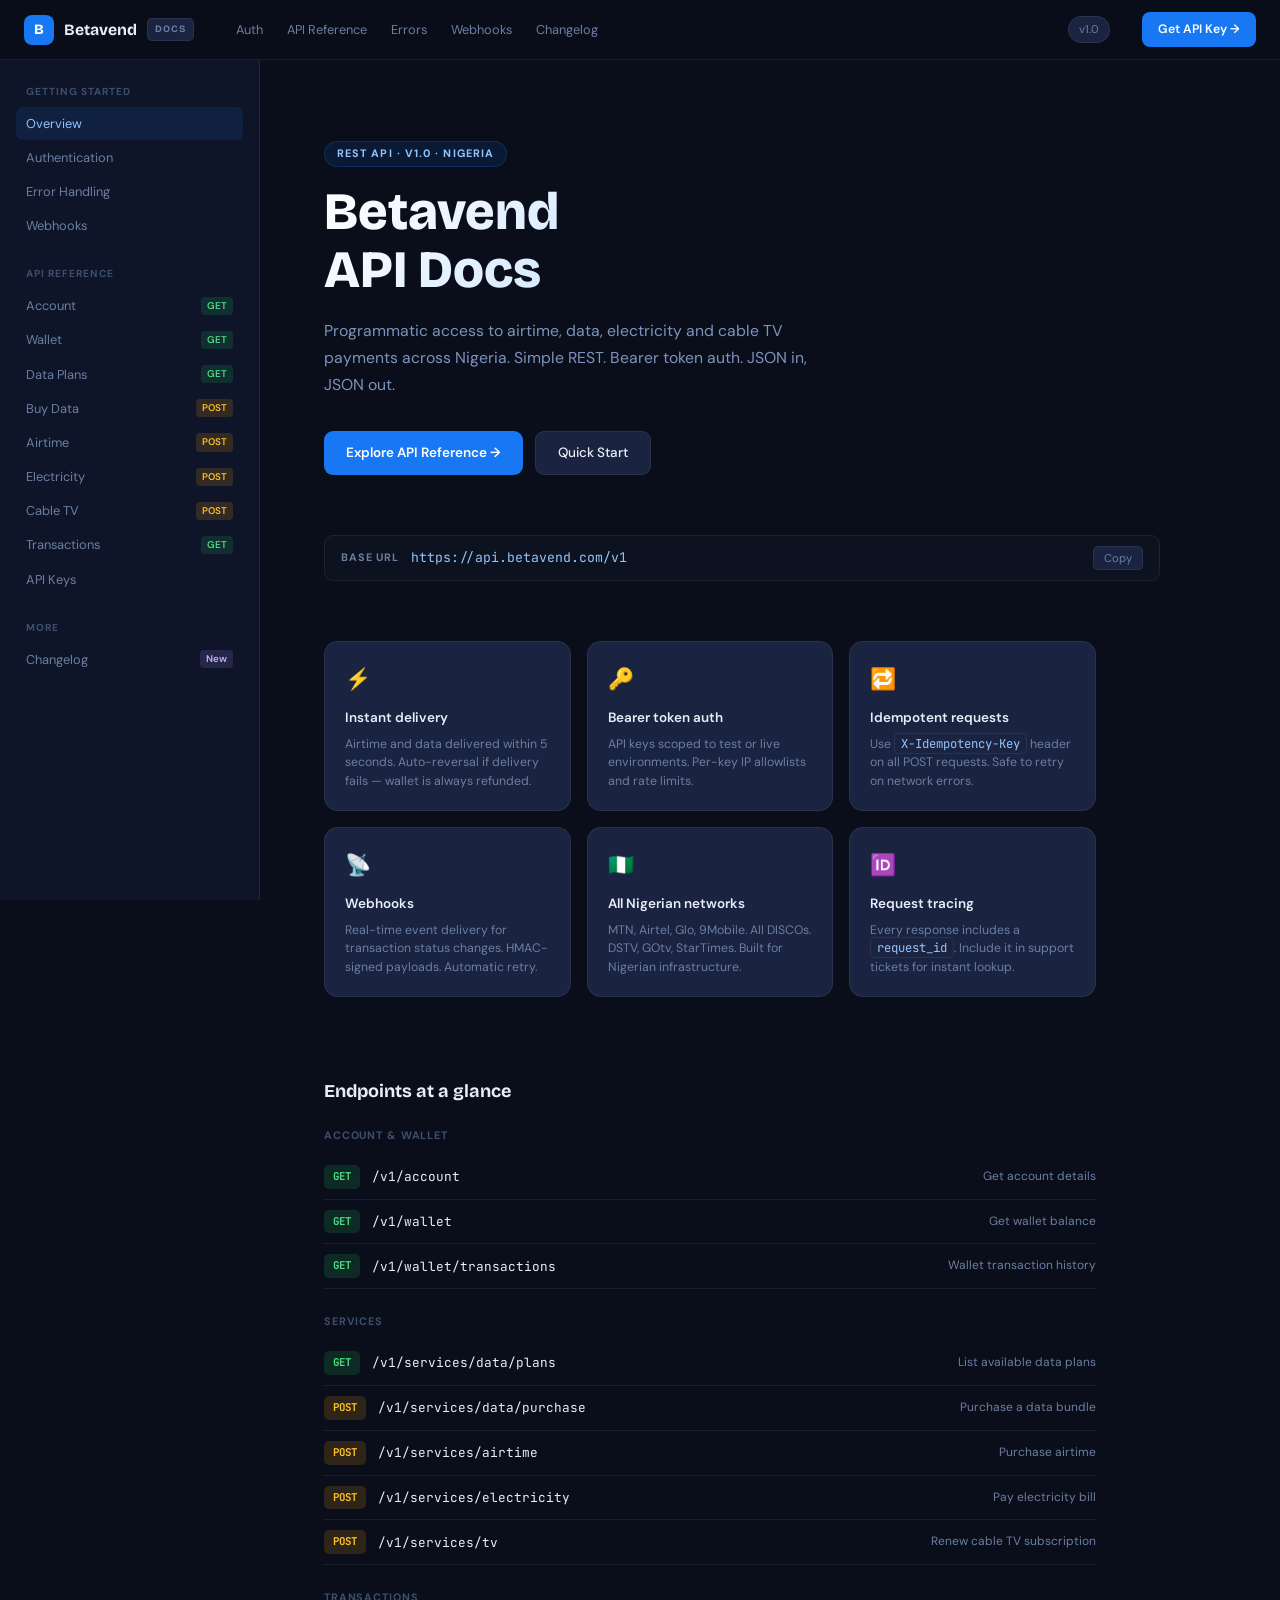
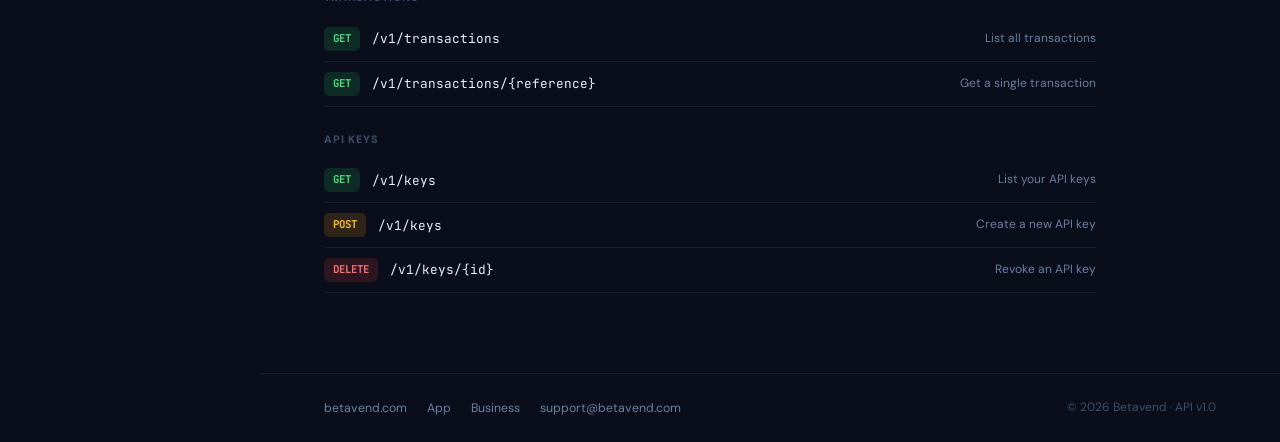
<file: index.html>
<!DOCTYPE html>
<html lang="en">
<head>
  <meta charset="UTF-8">
  <meta name="viewport" content="width=device-width, initial-scale=1.0">
  <title>Betavend API Documentation</title>
  <meta name="description" content="Complete API documentation for Betavend — airtime, data, electricity and cable TV payments API for Nigeria.">
  <link rel="preconnect" href="https://fonts.googleapis.com">
  <link href="https://fonts.googleapis.com/css2?family=Bricolage+Grotesque:wght@600;700;800&family=DM+Sans:wght@300;400;500&family=JetBrains+Mono:wght@400;500&display=swap" rel="stylesheet">
  <link rel="stylesheet" href="style.css">
  <style>
    .home-sidebar { position: fixed; top: var(--nav-h); left: 0; width: var(--sidebar-w); height: calc(100vh - var(--nav-h)); overflow-y: auto; border-right: 1px solid var(--border); padding: 24px 16px; background: var(--bg2); }
    .quickstart-box { background: var(--surface); border: 1px solid var(--border); border-radius: 14px; padding: 28px; margin: 0 64px 40px; max-width: 836px; margin-left: calc(var(--sidebar-w) + 64px); }
    @media(max-width:900px){ .quickstart-box { margin: 0 20px 40px; } .home-sidebar { display: none; } }
    .quickstart-box h2 { font-family: 'Bricolage Grotesque', sans-serif; font-size: 1.1rem; font-weight: 700; margin-bottom: 16px; color: var(--text); border: none; padding: 0; margin-top: 0; }
    .steps { list-style: none; margin: 0; counter-reset: steps; }
    .steps li { counter-increment: steps; display: flex; gap: 14px; margin-bottom: 14px; align-items: flex-start; font-size: 0.9rem; color: #94a3b8; }
    .steps li::before { content: counter(steps); display: flex; align-items: center; justify-content: center; width: 24px; height: 24px; background: var(--primary-l); border: 1px solid rgba(24,119,242,0.3); border-radius: 50%; font-size: 0.72rem; font-weight: 700; color: #93c5fd; flex-shrink: 0; margin-top: 1px; }
    .base-url-bar { display: flex; align-items: center; gap: 12px; background: var(--code-bg); border: 1px solid var(--border); border-radius: 9px; padding: 10px 16px; margin: 0 64px 60px; max-width: 836px; margin-left: calc(var(--sidebar-w) + 64px); }
    @media(max-width:900px){ .base-url-bar { margin: 0 20px 40px; } }
    .base-url-label { font-size: 0.72rem; font-weight: 700; color: var(--muted); text-transform: uppercase; letter-spacing: 0.08em; flex-shrink: 0; }
    .base-url-value { font-family: 'JetBrains Mono', monospace; font-size: 0.88rem; color: #93c5fd; flex: 1; }
    .base-url-copy { background: var(--surface); border: 1px solid var(--border); color: var(--muted); font-size: 0.75rem; padding: 4px 10px; border-radius: 5px; cursor: pointer; font-family: 'DM Sans', sans-serif; transition: all 0.15s; }
    .base-url-copy:hover { color: var(--text); }
  </style>
</head>
<body>

<!-- NAV -->
<nav class="docs-nav">
  <a href="index.html" class="nav-brand">
    <div class="brand-icon">B</div>
    Betavend
    <span class="brand-tag">DOCS</span>
  </a>
  <div class="nav-links">
    <a href="authentication.html">Auth</a>
    <a href="api-reference.html">API Reference</a>
    <a href="errors.html">Errors</a>
    <a href="webhooks.html">Webhooks</a>
    <!-- <a href="pricing.html">Pricing</a> -->
    <a href="changelog.html">Changelog</a>
  </div>
  <span class="nav-version">v1.0</span>
  <a href="https://business.betavend.com" class="nav-cta" target="_blank">Get API Key →</a>
</nav>

<!-- SIDEBAR -->
<aside class="home-sidebar">
  <div class="sidebar-section">
    <div class="sidebar-section-title">Getting Started</div>
    <a href="index.html" class="sidebar-link active">Overview</a>
    <a href="authentication.html" class="sidebar-link">Authentication</a>
    <a href="errors.html" class="sidebar-link">Error Handling</a>
    <a href="webhooks.html" class="sidebar-link">Webhooks</a>
  </div>
  <div class="sidebar-section">
    <div class="sidebar-section-title">API Reference</div>
    <a href="api-reference.html#account" class="sidebar-link">Account <span class="sidebar-badge badge-get">GET</span></a>
    <a href="api-reference.html#wallet" class="sidebar-link">Wallet <span class="sidebar-badge badge-get">GET</span></a>
    <a href="api-reference.html#data" class="sidebar-link">Data Plans <span class="sidebar-badge badge-get">GET</span></a>
    <a href="api-reference.html#data-purchase" class="sidebar-link">Buy Data <span class="sidebar-badge badge-post">POST</span></a>
    <a href="api-reference.html#airtime" class="sidebar-link">Airtime <span class="sidebar-badge badge-post">POST</span></a>
    <a href="api-reference.html#electricity" class="sidebar-link">Electricity <span class="sidebar-badge badge-post">POST</span></a>
    <a href="api-reference.html#tv" class="sidebar-link">Cable TV <span class="sidebar-badge badge-post">POST</span></a>
    <a href="api-reference.html#transactions" class="sidebar-link">Transactions <span class="sidebar-badge badge-get">GET</span></a>
    <a href="api-reference.html#keys" class="sidebar-link">API Keys</a>
  </div>
  <div class="sidebar-section">
    <div class="sidebar-section-title">More</div>
    <!-- <a href="pricing.html" class="sidebar-link">Pricing</a> -->
    <a href="changelog.html" class="sidebar-link">Changelog <span class="sidebar-badge badge-new">New</span></a>
  </div>
</aside>

<!-- HERO -->
<section class="hero-section">
  <div class="page-tag">REST API · v1.0 · Nigeria</div>
  <h1>Betavend<br>API Docs</h1>
  <p class="lead" style="max-width:520px;">
    Programmatic access to airtime, data, electricity and cable TV payments across Nigeria.
    Simple REST. Bearer token auth. JSON in, JSON out.
  </p>
  <div class="hero-actions">
    <a href="api-reference.html" class="btn-primary">Explore API Reference →</a>
    <a href="authentication.html" class="btn-secondary">Quick Start</a>
  </div>
</section>

<!-- BASE URL -->
<div class="base-url-bar">
  <span class="base-url-label">Base URL</span>
  <span class="base-url-value">https://api.betavend.com/v1</span>
  <button class="base-url-copy" onclick="copyBaseUrl(this)">Copy</button>
</div>

<!-- FEATURES -->
<div class="feature-grid">
  <div class="feature-card">
    <div class="feature-icon">⚡</div>
    <h3>Instant delivery</h3>
    <p>Airtime and data delivered within 5 seconds. Auto-reversal if delivery fails — wallet is always refunded.</p>
  </div>
  <div class="feature-card">
    <div class="feature-icon">🔑</div>
    <h3>Bearer token auth</h3>
    <p>API keys scoped to test or live environments. Per-key IP allowlists and rate limits.</p>
  </div>
  <div class="feature-card">
    <div class="feature-icon">🔁</div>
    <h3>Idempotent requests</h3>
    <p>Use <code class="inline">X-Idempotency-Key</code> header on all POST requests. Safe to retry on network errors.</p>
  </div>
  <div class="feature-card">
    <div class="feature-icon">📡</div>
    <h3>Webhooks</h3>
    <p>Real-time event delivery for transaction status changes. HMAC-signed payloads. Automatic retry.</p>
  </div>
  <div class="feature-card">
    <div class="feature-icon">🇳🇬</div>
    <h3>All Nigerian networks</h3>
    <p>MTN, Airtel, Glo, 9Mobile. All DISCOs. DSTV, GOtv, StarTimes. Built for Nigerian infrastructure.</p>
  </div>
  <div class="feature-card">
    <div class="feature-icon">🆔</div>
    <h3>Request tracing</h3>
    <p>Every response includes a <code class="inline">request_id</code>. Include it in support tickets for instant lookup.</p>
  </div>
</div>

<!-- ENDPOINT OVERVIEW -->
<div class="endpoint-overview">
  <h2 style="font-family:'Bricolage Grotesque',sans-serif;font-size:1.2rem;font-weight:700;color:var(--text);margin-bottom:20px;">Endpoints at a glance</h2>

  <div style="margin-bottom:24px;">
    <div style="font-size:0.72rem;font-weight:700;text-transform:uppercase;letter-spacing:0.08em;color:var(--muted2);margin-bottom:10px;">Account & Wallet</div>
    <a href="api-reference.html#account" class="endpoint-row"><span class="method method-get">GET</span><span class="endpoint-row-path">/v1/account</span><span class="endpoint-row-desc">Get account details</span></a>
    <a href="api-reference.html#wallet" class="endpoint-row"><span class="method method-get">GET</span><span class="endpoint-row-path">/v1/wallet</span><span class="endpoint-row-desc">Get wallet balance</span></a>
    <a href="api-reference.html#wallet-tx" class="endpoint-row"><span class="method method-get">GET</span><span class="endpoint-row-path">/v1/wallet/transactions</span><span class="endpoint-row-desc">Wallet transaction history</span></a>
  </div>

  <div style="margin-bottom:24px;">
    <div style="font-size:0.72rem;font-weight:700;text-transform:uppercase;letter-spacing:0.08em;color:var(--muted2);margin-bottom:10px;">Services</div>
    <a href="api-reference.html#data" class="endpoint-row"><span class="method method-get">GET</span><span class="endpoint-row-path">/v1/services/data/plans</span><span class="endpoint-row-desc">List available data plans</span></a>
    <a href="api-reference.html#data-purchase" class="endpoint-row"><span class="method method-post">POST</span><span class="endpoint-row-path">/v1/services/data/purchase</span><span class="endpoint-row-desc">Purchase a data bundle</span></a>
    <a href="api-reference.html#airtime" class="endpoint-row"><span class="method method-post">POST</span><span class="endpoint-row-path">/v1/services/airtime</span><span class="endpoint-row-desc">Purchase airtime</span></a>
    <a href="api-reference.html#electricity" class="endpoint-row"><span class="method method-post">POST</span><span class="endpoint-row-path">/v1/services/electricity</span><span class="endpoint-row-desc">Pay electricity bill</span></a>
    <a href="api-reference.html#tv" class="endpoint-row"><span class="method method-post">POST</span><span class="endpoint-row-path">/v1/services/tv</span><span class="endpoint-row-desc">Renew cable TV subscription</span></a>
  </div>

  <div style="margin-bottom:24px;">
    <div style="font-size:0.72rem;font-weight:700;text-transform:uppercase;letter-spacing:0.08em;color:var(--muted2);margin-bottom:10px;">Transactions</div>
    <a href="api-reference.html#transactions" class="endpoint-row"><span class="method method-get">GET</span><span class="endpoint-row-path">/v1/transactions</span><span class="endpoint-row-desc">List all transactions</span></a>
    <a href="api-reference.html#transaction-get" class="endpoint-row"><span class="method method-get">GET</span><span class="endpoint-row-path">/v1/transactions/{reference}</span><span class="endpoint-row-desc">Get a single transaction</span></a>
  </div>

  <div>
    <div style="font-size:0.72rem;font-weight:700;text-transform:uppercase;letter-spacing:0.08em;color:var(--muted2);margin-bottom:10px;">API Keys</div>
    <a href="api-reference.html#keys" class="endpoint-row"><span class="method method-get">GET</span><span class="endpoint-row-path">/v1/keys</span><span class="endpoint-row-desc">List your API keys</span></a>
    <a href="api-reference.html#keys-create" class="endpoint-row"><span class="method method-post">POST</span><span class="endpoint-row-path">/v1/keys</span><span class="endpoint-row-desc">Create a new API key</span></a>
    <a href="api-reference.html#keys-revoke" class="endpoint-row"><span class="method method-delete">DELETE</span><span class="endpoint-row-path">/v1/keys/{id}</span><span class="endpoint-row-desc">Revoke an API key</span></a>
  </div>
</div>

<!-- FOOTER -->
<footer class="docs-footer">
  <div class="footer-links">
    <a href="https://betavend.com">betavend.com</a>
    <a href="https://app.betavend.com">App</a>
    <a href="https://business.betavend.com">Business</a>
    <a href="mailto:support@betavend.com">support@betavend.com</a>
  </div>
  <p>© 2026 Betavend · API v1.0</p>
</footer>

<script src="nav.js"></script>
<script>
function copyBaseUrl(btn) {
  navigator.clipboard.writeText('https://api.betavend.com/v1');
  btn.textContent = 'Copied ✓';
  setTimeout(() => btn.textContent = 'Copy', 2000);
}
</script>
</body>
</html>
</file>
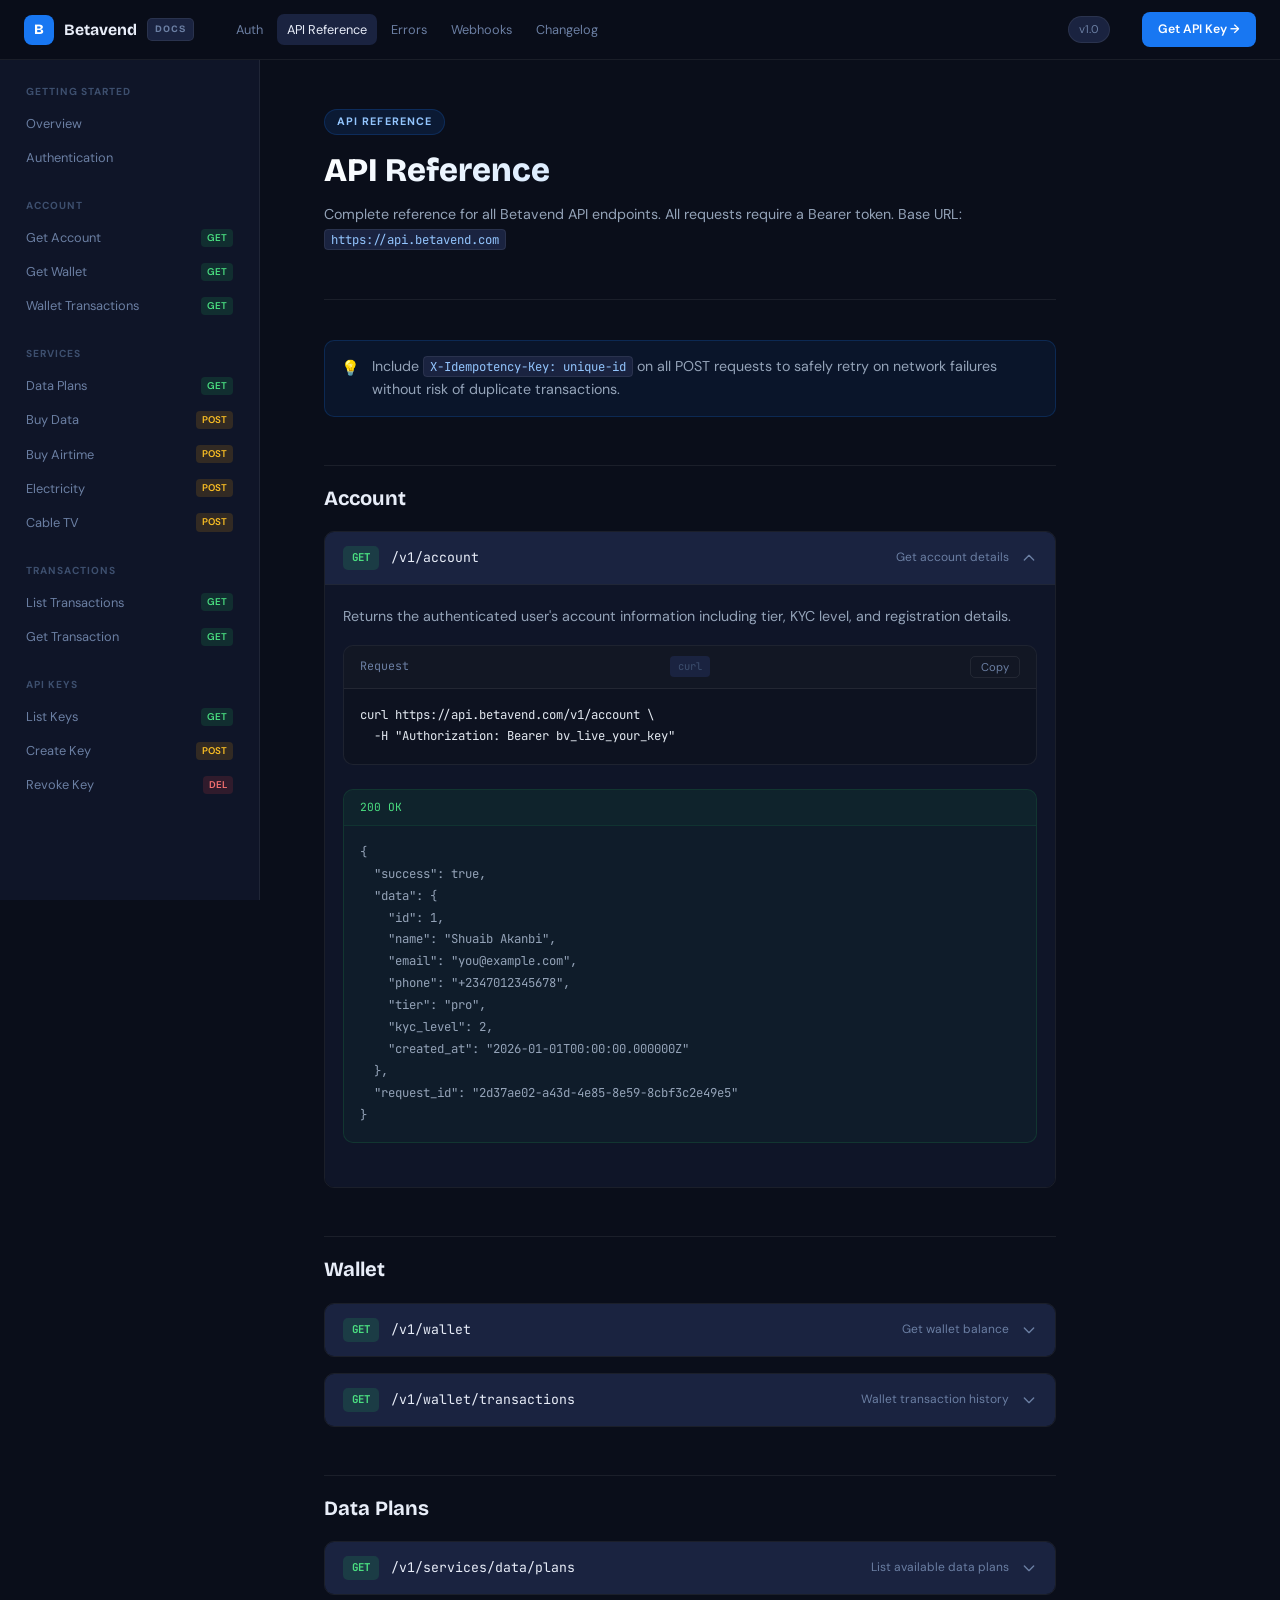
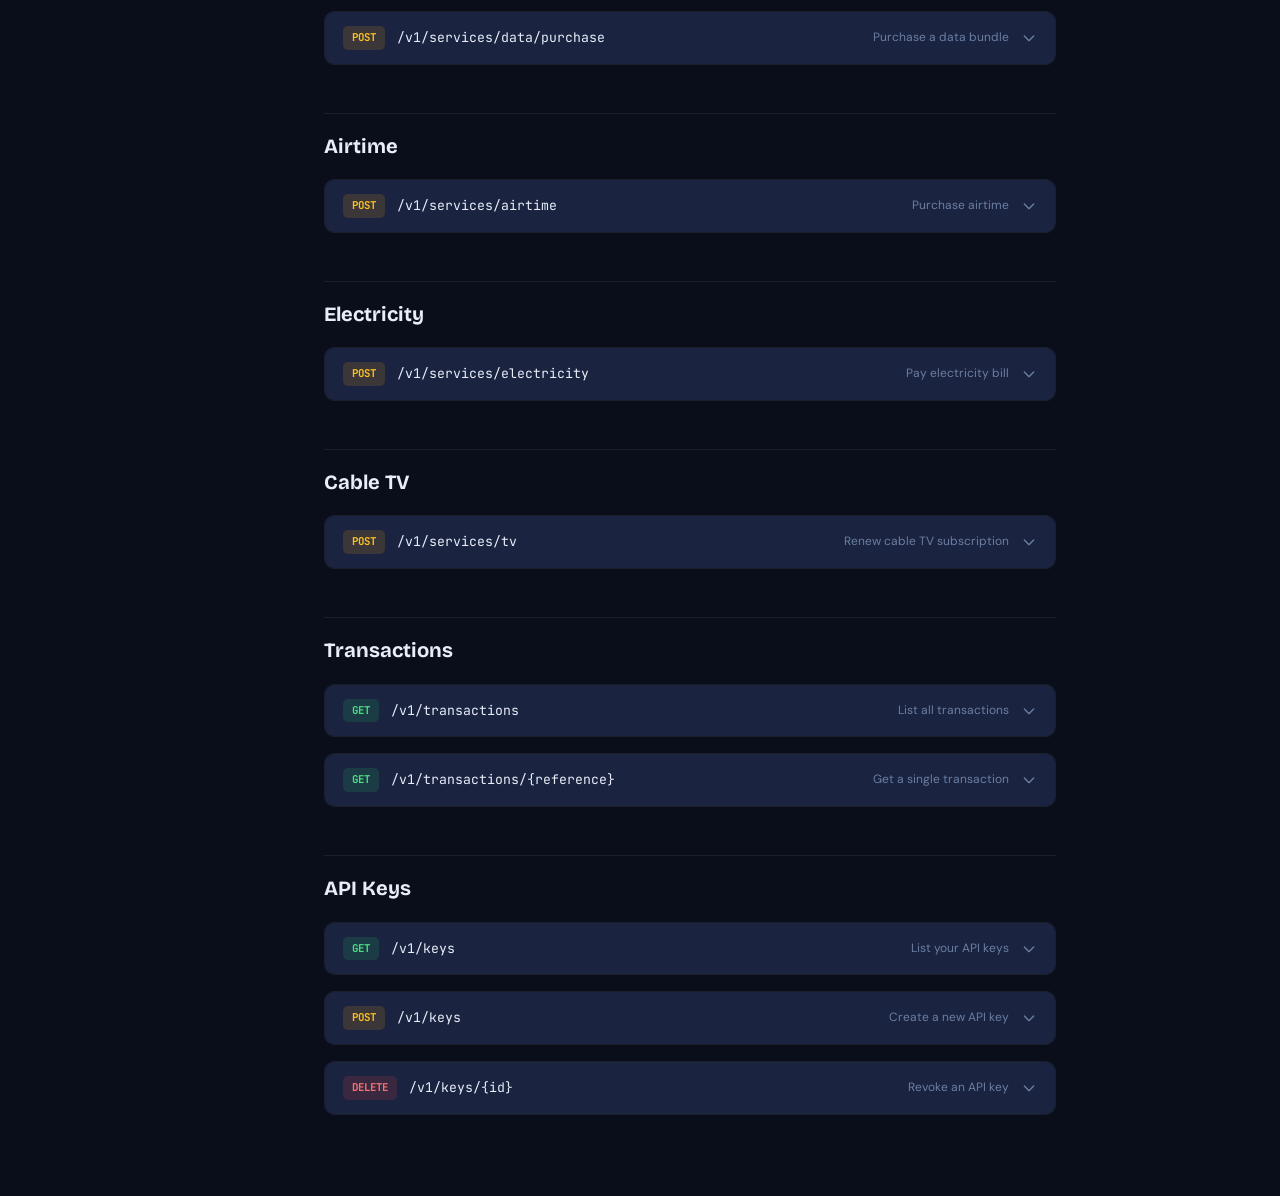
<file: api-reference.html>
<!DOCTYPE html>
<html lang="en">
<head>
  <meta charset="UTF-8">
  <meta name="viewport" content="width=device-width, initial-scale=1.0">
  <title>API Reference — Betavend API Docs</title>
  <link rel="preconnect" href="https://fonts.googleapis.com">
  <link href="https://fonts.googleapis.com/css2?family=Bricolage+Grotesque:wght@600;700;800&family=DM+Sans:wght@300;400;500&family=JetBrains+Mono:wght@400;500&display=swap" rel="stylesheet">
  <link rel="stylesheet" href="style.css">
</head>
<body>

<nav class="docs-nav">
  <a href="index.html" class="nav-brand"><div class="brand-icon">B</div>Betavend<span class="brand-tag">DOCS</span></a>
  <div class="nav-links">
    <a href="authentication.html">Auth</a>
    <a href="api-reference.html" class="active">API Reference</a>
    <a href="errors.html">Errors</a>
    <a href="webhooks.html">Webhooks</a>
    <!-- <a href="pricing.html">Pricing</a> -->
    <a href="changelog.html">Changelog</a>
  </div>
  <span class="nav-version">v1.0</span>
  <a href="https://business.betavend.com" class="nav-cta" target="_blank">Get API Key →</a>
</nav>

<div class="docs-layout">
  <aside class="docs-sidebar">
    <div class="sidebar-section">
      <div class="sidebar-section-title">Getting Started</div>
      <a href="index.html" class="sidebar-link">Overview</a>
      <a href="authentication.html" class="sidebar-link">Authentication</a>
    </div>
    <div class="sidebar-section">
      <div class="sidebar-section-title">Account</div>
      <a href="#account" class="sidebar-link">Get Account <span class="sidebar-badge badge-get">GET</span></a>
      <a href="#wallet" class="sidebar-link">Get Wallet <span class="sidebar-badge badge-get">GET</span></a>
      <a href="#wallet-tx" class="sidebar-link">Wallet Transactions <span class="sidebar-badge badge-get">GET</span></a>
    </div>
    <div class="sidebar-section">
      <div class="sidebar-section-title">Services</div>
      <a href="#data" class="sidebar-link">Data Plans <span class="sidebar-badge badge-get">GET</span></a>
      <a href="#data-purchase" class="sidebar-link">Buy Data <span class="sidebar-badge badge-post">POST</span></a>
      <a href="#airtime" class="sidebar-link">Buy Airtime <span class="sidebar-badge badge-post">POST</span></a>
      <a href="#electricity" class="sidebar-link">Electricity <span class="sidebar-badge badge-post">POST</span></a>
      <a href="#tv" class="sidebar-link">Cable TV <span class="sidebar-badge badge-post">POST</span></a>
    </div>
    <div class="sidebar-section">
      <div class="sidebar-section-title">Transactions</div>
      <a href="#transactions" class="sidebar-link">List Transactions <span class="sidebar-badge badge-get">GET</span></a>
      <a href="#transaction-get" class="sidebar-link">Get Transaction <span class="sidebar-badge badge-get">GET</span></a>
    </div>
    <div class="sidebar-section">
      <div class="sidebar-section-title">API Keys</div>
      <a href="#keys" class="sidebar-link">List Keys <span class="sidebar-badge badge-get">GET</span></a>
      <a href="#keys-create" class="sidebar-link">Create Key <span class="sidebar-badge badge-post">POST</span></a>
      <a href="#keys-revoke" class="sidebar-link">Revoke Key <span class="sidebar-badge badge-delete">DEL</span></a>
    </div>
  </aside>

  <main class="docs-content">
    <div class="page-header">
      <div class="page-tag">API Reference</div>
      <h1>API Reference</h1>
      <p class="lead">Complete reference for all Betavend API endpoints. All requests require a Bearer token. Base URL: <code class="inline">https://api.betavend.com</code></p>
    </div>

    <div class="alert alert-info">
      <span class="alert-icon">💡</span>
      <p>Include <code class="inline">X-Idempotency-Key: unique-id</code> on all POST requests to safely retry on network failures without risk of duplicate transactions.</p>
    </div>

    <!-- ACCOUNT -->
    <h2 id="account">Account</h2>

    <div class="endpoint-card open">
      <div class="endpoint-header">
        <span class="method method-get">GET</span>
        <span class="endpoint-path">/v1/account</span>
        <span class="endpoint-desc">Get account details</span>
        <svg class="endpoint-chevron" width="16" height="16" fill="none" stroke="currentColor" viewBox="0 0 24 24"><path stroke-linecap="round" stroke-linejoin="round" stroke-width="2" d="M19 9l-7 7-7-7"/></svg>
      </div>
      <div class="endpoint-body">
        <p>Returns the authenticated user's account information including tier, KYC level, and registration details.</p>
        <div class="code-block">
          <div class="code-header"><span>Request</span><span class="code-lang">curl</span><button class="code-copy" onclick="copyCode(this)">Copy</button></div>
          <pre><code>curl https://api.betavend.com/v1/account \
  -H "Authorization: Bearer bv_live_your_key"</code></pre>
        </div>
        <div class="response-block">
          <div class="response-header"><span>200 OK</span></div>
          <pre><code>{
  "success": true,
  "data": {
    "id": 1,
    "name": "Shuaib Akanbi",
    "email": "you@example.com",
    "phone": "+2347012345678",
    "tier": "pro",
    "kyc_level": 2,
    "created_at": "2026-01-01T00:00:00.000000Z"
  },
  "request_id": "2d37ae02-a43d-4e85-8e59-8cbf3c2e49e5"
}</code></pre>
        </div>
      </div>
    </div>

    <!-- WALLET -->
    <h2 id="wallet">Wallet</h2>

    <div class="endpoint-card">
      <div class="endpoint-header">
        <span class="method method-get">GET</span>
        <span class="endpoint-path">/v1/wallet</span>
        <span class="endpoint-desc">Get wallet balance</span>
        <svg class="endpoint-chevron" width="16" height="16" fill="none" stroke="currentColor" viewBox="0 0 24 24"><path stroke-linecap="round" stroke-linejoin="round" stroke-width="2" d="M19 9l-7 7-7-7"/></svg>
      </div>
      <div class="endpoint-body">
        <p>Returns the current wallet balance and bonus balance. All amounts are in Nigerian Naira (NGN).</p>
        <div class="code-block">
          <div class="code-header"><span>Request</span><span class="code-lang">curl</span><button class="code-copy" onclick="copyCode(this)">Copy</button></div>
          <pre><code>curl https://api.betavend.com/v1/wallet \
  -H "Authorization: Bearer bv_live_your_key"</code></pre>
        </div>
        <div class="response-block">
          <div class="response-header"><span>200 OK</span></div>
          <pre><code>{
  "success": true,
  "data": {
    "balance": 5000.00,
    "bonus_balance": 0.00,
    "currency": "NGN"
  },
  "request_id": "abc-123"
}</code></pre>
        </div>
      </div>
    </div>

    <div class="endpoint-card" id="wallet-tx">
      <div class="endpoint-header">
        <span class="method method-get">GET</span>
        <span class="endpoint-path">/v1/wallet/transactions</span>
        <span class="endpoint-desc">Wallet transaction history</span>
        <svg class="endpoint-chevron" width="16" height="16" fill="none" stroke="currentColor" viewBox="0 0 24 24"><path stroke-linecap="round" stroke-linejoin="round" stroke-width="2" d="M19 9l-7 7-7-7"/></svg>
      </div>
      <div class="endpoint-body">
        <p>Returns paginated wallet credits and debits including funding, purchases, and reversals.</p>
        <h3>Query Parameters</h3>
        <table class="param-table">
          <thead><tr><th>Parameter</th><th>Type</th><th>Description</th></tr></thead>
          <tbody>
            <tr><td>per_page<span class="param-optional">optional</span></td><td>integer</td><td>Results per page. Default: 20. Max: 100.</td></tr>
            <tr><td>page<span class="param-optional">optional</span></td><td>integer</td><td>Page number. Default: 1.</td></tr>
          </tbody>
        </table>
        <div class="code-block">
          <div class="code-header"><span>Request</span><button class="code-copy" onclick="copyCode(this)">Copy</button></div>
          <pre><code>curl "https://api.betavend.com/v1/wallet/transactions?per_page=20&page=1" \
  -H "Authorization: Bearer bv_live_your_key"</code></pre>
        </div>
      </div>
    </div>

    <!-- DATA -->
    <h2 id="data">Data Plans</h2>

    <div class="endpoint-card">
      <div class="endpoint-header">
        <span class="method method-get">GET</span>
        <span class="endpoint-path">/v1/services/data/plans</span>
        <span class="endpoint-desc">List available data plans</span>
        <svg class="endpoint-chevron" width="16" height="16" fill="none" stroke="currentColor" viewBox="0 0 24 24"><path stroke-linecap="round" stroke-linejoin="round" stroke-width="2" d="M19 9l-7 7-7-7"/></svg>
      </div>
      <div class="endpoint-body">
        <p>Returns all enabled data plans. Filter by network to get plans for a specific carrier.</p>
        <h3>Query Parameters</h3>
        <table class="param-table">
          <thead><tr><th>Parameter</th><th>Type</th><th>Description</th></tr></thead>
          <tbody>
            <tr><td>network<span class="param-optional">optional</span></td><td>string</td><td><code class="inline">mtn</code> · <code class="inline">airtel</code> · <code class="inline">glo</code> · <code class="inline">9mobile</code></td></tr>
          </tbody>
        </table>
        <div class="code-block">
          <div class="code-header"><span>Request</span><button class="code-copy" onclick="copyCode(this)">Copy</button></div>
          <pre><code>curl "https://api.betavend.com/v1/services/data/plans?network=mtn" \
  -H "Authorization: Bearer bv_live_your_key"</code></pre>
        </div>
        <div class="response-block">
          <div class="response-header"><span>200 OK</span></div>
          <pre><code>{
  "success": true,
  "data": {
    "plans": [
      {
        "plan_id": "mtn-1gb-30days",
        "name": "1GB — 30 Days",
        "network": "mtn",
        "amount": 550,
        "validity": "30 Days"
      }
    ]
  },
  "request_id": "abc-123"
}</code></pre>
        </div>
      </div>
    </div>

    <div class="endpoint-card" id="data-purchase">
      <div class="endpoint-header">
        <span class="method method-post">POST</span>
        <span class="endpoint-path">/v1/services/data/purchase</span>
        <span class="endpoint-desc">Purchase a data bundle</span>
        <svg class="endpoint-chevron" width="16" height="16" fill="none" stroke="currentColor" viewBox="0 0 24 24"><path stroke-linecap="round" stroke-linejoin="round" stroke-width="2" d="M19 9l-7 7-7-7"/></svg>
      </div>
      <div class="endpoint-body">
        <p>Purchase a data bundle for any Nigerian mobile number. Deducts from your wallet balance. Always include an idempotency key.</p>
        <h3>Request Body</h3>
        <table class="param-table">
          <thead><tr><th>Field</th><th>Type</th><th>Description</th></tr></thead>
          <tbody>
            <tr><td>network<span class="param-required">required</span></td><td>string</td><td><code class="inline">mtn</code> · <code class="inline">airtel</code> · <code class="inline">glo</code> · <code class="inline">9mobile</code></td></tr>
            <tr><td>plan_code<span class="param-required">required</span></td><td>string</td><td>Plan ID from <code class="inline">GET /v1/services/data/plans</code></td></tr>
            <tr><td>phone<span class="param-required">required</span></td><td>string</td><td>Recipient phone number in format <code class="inline">08012345678</code></td></tr>
            <tr><td>amount<span class="param-required">required</span></td><td>number</td><td>Amount in NGN — must match the plan price</td></tr>
            <tr><td>pin<span class="param-required">required</span></td><td>string</td><td>Your 5-digit transaction PIN</td></tr>
          </tbody>
        </table>
        <div class="code-block">
          <div class="code-header"><span>Request</span><span class="code-lang">curl</span><button class="code-copy" onclick="copyCode(this)">Copy</button></div>
          <pre><code>curl -X POST https://api.betavend.com/v1/services/data/purchase \
  -H "Authorization: Bearer bv_live_your_key" \
  -H "Content-Type: application/json" \
  -H "X-Idempotency-Key: unique-request-id-001" \
  -d '{
    "network": "mtn",
    "plan_code": "mtn-1gb-30days",
    "phone": "08012345678",
    "amount": 550,
    "pin": "12345"
  }'</code></pre>
        </div>
        <div class="response-block">
          <div class="response-header"><span>201 Created</span></div>
          <pre><code>{
  "success": true,
  "message": "Data purchased successfully",
  "data": {
    "reference": "BV-20260502-XXXX",
    "status": "delivered",
    "network": "mtn",
    "phone": "08012345678",
    "plan": "1GB — 30 Days",
    "amount": 550,
    "wallet_balance_after": 4450.00,
    "delivered_at": "2026-05-02T14:00:05Z"
  },
  "request_id": "abc-123"
}</code></pre>
        </div>
      </div>
    </div>

    <!-- AIRTIME -->
    <h2 id="airtime">Airtime</h2>

    <div class="endpoint-card">
      <div class="endpoint-header">
        <span class="method method-post">POST</span>
        <span class="endpoint-path">/v1/services/airtime</span>
        <span class="endpoint-desc">Purchase airtime</span>
        <svg class="endpoint-chevron" width="16" height="16" fill="none" stroke="currentColor" viewBox="0 0 24 24"><path stroke-linecap="round" stroke-linejoin="round" stroke-width="2" d="M19 9l-7 7-7-7"/></svg>
      </div>
      <div class="endpoint-body">
        <p>Purchase airtime for any Nigerian mobile number. Minimum ₦50, maximum ₦50,000 per transaction.</p>
        <h3>Request Body</h3>
        <table class="param-table">
          <thead><tr><th>Field</th><th>Type</th><th>Description</th></tr></thead>
          <tbody>
            <tr><td>network<span class="param-required">required</span></td><td>string</td><td><code class="inline">mtn</code> · <code class="inline">airtel</code> · <code class="inline">glo</code> · <code class="inline">9mobile</code></td></tr>
            <tr><td>phone<span class="param-required">required</span></td><td>string</td><td>Recipient phone number</td></tr>
            <tr><td>amount<span class="param-required">required</span></td><td>number</td><td>Amount in NGN. Min: 50. Max: 50000.</td></tr>
            <tr><td>pin<span class="param-required">required</span></td><td>string</td><td>Your 5-digit transaction PIN</td></tr>
          </tbody>
        </table>
        <div class="code-block">
          <div class="code-header"><span>Request</span><button class="code-copy" onclick="copyCode(this)">Copy</button></div>
          <pre><code>curl -X POST https://api.betavend.com/v1/services/airtime \
  -H "Authorization: Bearer bv_live_your_key" \
  -H "Content-Type: application/json" \
  -H "X-Idempotency-Key: unique-airtime-001" \
  -d '{
    "network": "mtn",
    "phone": "08012345678",
    "amount": 500,
    "pin": "12345"
  }'</code></pre>
        </div>
        <div class="response-block">
          <div class="response-header"><span>201 Created</span></div>
          <pre><code>{
  "success": true,
  "message": "Airtime purchased successfully",
  "data": {
    "reference": "BV-20260502-AIRTIME-001",
    "status": "delivered",
    "network": "mtn",
    "phone": "08012345678",
    "amount": 500,
    "wallet_balance_after": 4000.00
  },
  "request_id": "abc-456"
}</code></pre>
        </div>
      </div>
    </div>

    <!-- ELECTRICITY -->
    <h2 id="electricity">Electricity</h2>

    <div class="endpoint-card">
      <div class="endpoint-header">
        <span class="method method-post">POST</span>
        <span class="endpoint-path">/v1/services/electricity</span>
        <span class="endpoint-desc">Pay electricity bill</span>
        <svg class="endpoint-chevron" width="16" height="16" fill="none" stroke="currentColor" viewBox="0 0 24 24"><path stroke-linecap="round" stroke-linejoin="round" stroke-width="2" d="M19 9l-7 7-7-7"/></svg>
      </div>
      <div class="endpoint-body">
        <p>Pay electricity bills for prepaid and postpaid meters across all Nigerian DISCOs. Returns a token for prepaid meters.</p>
        <h3>Supported DISCOs</h3>
        <p><code class="inline">EKEDC</code> · <code class="inline">IKEDC</code> · <code class="inline">AEDC</code> · <code class="inline">IBEDC</code> · <code class="inline">PHED</code> · <code class="inline">KAEDCO</code> · <code class="inline">JEDC</code> · <code class="inline">KEDCO</code> · <code class="inline">BEDC</code></p>
        <h3>Request Body</h3>
        <table class="param-table">
          <thead><tr><th>Field</th><th>Type</th><th>Description</th></tr></thead>
          <tbody>
            <tr><td>disco<span class="param-required">required</span></td><td>string</td><td>DISCO service ID e.g. <code class="inline">ikeja-electric</code></td></tr>
            <tr><td>meter_number<span class="param-required">required</span></td><td>string</td><td>11 or 13 digit meter number</td></tr>
            <tr><td>meter_type<span class="param-required">required</span></td><td>string</td><td><code class="inline">prepaid</code> or <code class="inline">postpaid</code></td></tr>
            <tr><td>amount<span class="param-required">required</span></td><td>number</td><td>Amount in NGN. Minimum: 500.</td></tr>
            <tr><td>pin<span class="param-required">required</span></td><td>string</td><td>Your 5-digit transaction PIN</td></tr>
          </tbody>
        </table>
        <div class="code-block">
          <div class="code-header"><span>Request</span><button class="code-copy" onclick="copyCode(this)">Copy</button></div>
          <pre><code>curl -X POST https://api.betavend.com/v1/services/electricity \
  -H "Authorization: Bearer bv_live_your_key" \
  -H "Content-Type: application/json" \
  -H "X-Idempotency-Key: elec-pay-001" \
  -d '{
    "disco": "ikeja-electric",
    "meter_number": "12345678901",
    "meter_type": "prepaid",
    "amount": 5000,
    "pin": "12345"
  }'</code></pre>
        </div>
        <div class="response-block">
          <div class="response-header"><span>201 Created</span></div>
          <pre><code>{
  "success": true,
  "data": {
    "reference": "BV-20260502-ELEC-001",
    "status": "delivered",
    "token": "1234-5678-9012-3456-7890",
    "units": "45.23 kWh",
    "meter_number": "12345678901",
    "amount": 5000
  },
  "request_id": "abc-789"
}</code></pre>
        </div>
      </div>
    </div>

    <!-- CABLE TV -->
    <h2 id="tv">Cable TV</h2>

    <div class="endpoint-card">
      <div class="endpoint-header">
        <span class="method method-post">POST</span>
        <span class="endpoint-path">/v1/services/tv</span>
        <span class="endpoint-desc">Renew cable TV subscription</span>
        <svg class="endpoint-chevron" width="16" height="16" fill="none" stroke="currentColor" viewBox="0 0 24 24"><path stroke-linecap="round" stroke-linejoin="round" stroke-width="2" d="M19 9l-7 7-7-7"/></svg>
      </div>
      <div class="endpoint-body">
        <p>Renew cable TV subscriptions for DSTV, GOtv, and StarTimes.</p>
        <h3>Request Body</h3>
        <table class="param-table">
          <thead><tr><th>Field</th><th>Type</th><th>Description</th></tr></thead>
          <tbody>
            <tr><td>provider<span class="param-required">required</span></td><td>string</td><td><code class="inline">dstv</code> · <code class="inline">gotv</code> · <code class="inline">startimes</code></td></tr>
            <tr><td>smartcard_number<span class="param-required">required</span></td><td>string</td><td>Decoder smartcard / IUC number</td></tr>
            <tr><td>package_code<span class="param-required">required</span></td><td>string</td><td>Subscription package code</td></tr>
            <tr><td>amount<span class="param-required">required</span></td><td>number</td><td>Amount in NGN</td></tr>
            <tr><td>pin<span class="param-required">required</span></td><td>string</td><td>Your 5-digit transaction PIN</td></tr>
          </tbody>
        </table>
        <div class="code-block">
          <div class="code-header"><span>Request</span><button class="code-copy" onclick="copyCode(this)">Copy</button></div>
          <pre><code>curl -X POST https://api.betavend.com/v1/services/tv \
  -H "Authorization: Bearer bv_live_your_key" \
  -H "Content-Type: application/json" \
  -H "X-Idempotency-Key: tv-pay-001" \
  -d '{
    "provider": "dstv",
    "smartcard_number": "1234567890",
    "package_code": "DSTV-COMPACT",
    "amount": 15600,
    "pin": "12345"
  }'</code></pre>
        </div>
      </div>
    </div>

    <!-- TRANSACTIONS -->
    <h2 id="transactions">Transactions</h2>

    <div class="endpoint-card">
      <div class="endpoint-header">
        <span class="method method-get">GET</span>
        <span class="endpoint-path">/v1/transactions</span>
        <span class="endpoint-desc">List all transactions</span>
        <svg class="endpoint-chevron" width="16" height="16" fill="none" stroke="currentColor" viewBox="0 0 24 24"><path stroke-linecap="round" stroke-linejoin="round" stroke-width="2" d="M19 9l-7 7-7-7"/></svg>
      </div>
      <div class="endpoint-body">
        <p>Returns paginated service order history (airtime, data, electricity, TV). Ordered newest first.</p>
        <h3>Query Parameters</h3>
        <table class="param-table">
          <thead><tr><th>Parameter</th><th>Type</th><th>Description</th></tr></thead>
          <tbody>
            <tr><td>per_page<span class="param-optional">optional</span></td><td>integer</td><td>Default: 20. Max: 100.</td></tr>
            <tr><td>page<span class="param-optional">optional</span></td><td>integer</td><td>Page number. Default: 1.</td></tr>
          </tbody>
        </table>
        <div class="code-block">
          <div class="code-header"><span>Request</span><button class="code-copy" onclick="copyCode(this)">Copy</button></div>
          <pre><code>curl "https://api.betavend.com/v1/transactions?per_page=20" \
  -H "Authorization: Bearer bv_live_your_key"</code></pre>
        </div>
        <div class="response-block">
          <div class="response-header"><span>200 OK</span></div>
          <pre><code>{
  "success": true,
  "data": {
    "transactions": [
      {
        "reference": "BV-20260502-001",
        "service_type": "data",
        "recipient": "08012345678",
        "amount": 550,
        "status": "successful",
        "created_at": "2026-05-02T14:00:00.000000Z"
      }
    ],
    "pagination": {
      "total": 200,
      "per_page": 20,
      "current_page": 1,
      "last_page": 10
    }
  },
  "request_id": "abc-123"
}</code></pre>
        </div>
      </div>
    </div>

    <div class="endpoint-card" id="transaction-get">
      <div class="endpoint-header">
        <span class="method method-get">GET</span>
        <span class="endpoint-path">/v1/transactions/{reference}</span>
        <span class="endpoint-desc">Get a single transaction</span>
        <svg class="endpoint-chevron" width="16" height="16" fill="none" stroke="currentColor" viewBox="0 0 24 24"><path stroke-linecap="round" stroke-linejoin="round" stroke-width="2" d="M19 9l-7 7-7-7"/></svg>
      </div>
      <div class="endpoint-body">
        <p>Returns full details for a single transaction by reference number.</p>
        <div class="code-block">
          <div class="code-header"><span>Request</span><button class="code-copy" onclick="copyCode(this)">Copy</button></div>
          <pre><code>curl https://api.betavend.com/v1/transactions/BV-20260502-001 \
  -H "Authorization: Bearer bv_live_your_key"</code></pre>
        </div>
      </div>
    </div>

    <!-- API KEYS -->
    <h2 id="keys">API Keys</h2>

    <div class="endpoint-card">
      <div class="endpoint-header">
        <span class="method method-get">GET</span>
        <span class="endpoint-path">/v1/keys</span>
        <span class="endpoint-desc">List your API keys</span>
        <svg class="endpoint-chevron" width="16" height="16" fill="none" stroke="currentColor" viewBox="0 0 24 24"><path stroke-linecap="round" stroke-linejoin="round" stroke-width="2" d="M19 9l-7 7-7-7"/></svg>
      </div>
      <div class="endpoint-body">
        <p>Returns all active API keys for your account. Secret values are never returned — only the key ID and metadata.</p>
        <div class="code-block">
          <div class="code-header"><span>Request</span><button class="code-copy" onclick="copyCode(this)">Copy</button></div>
          <pre><code>curl https://api.betavend.com/v1/keys \
  -H "Authorization: Bearer bv_live_your_key"</code></pre>
        </div>
        <div class="response-block">
          <div class="response-header"><span>200 OK</span></div>
          <pre><code>{
  "success": true,
  "data": {
    "keys": [
      {
        "id": 1,
        "name": "Production Key",
        "environment": "live",
        "last_used_at": "2026-05-02T14:00:00Z",
        "created_at": "2026-05-01T10:00:00Z"
      }
    ]
  },
  "request_id": "abc-123"
}</code></pre>
        </div>
      </div>
    </div>

    <div class="endpoint-card" id="keys-create">
      <div class="endpoint-header">
        <span class="method method-post">POST</span>
        <span class="endpoint-path">/v1/keys</span>
        <span class="endpoint-desc">Create a new API key</span>
        <svg class="endpoint-chevron" width="16" height="16" fill="none" stroke="currentColor" viewBox="0 0 24 24"><path stroke-linecap="round" stroke-linejoin="round" stroke-width="2" d="M19 9l-7 7-7-7"/></svg>
      </div>
      <div class="endpoint-body">
        <p>Creates a new API key. The full key value is returned <strong>only in this response</strong> — store it immediately. Maximum 5 active keys per account.</p>
        <h3>Request Body</h3>
        <table class="param-table">
          <thead><tr><th>Field</th><th>Type</th><th>Description</th></tr></thead>
          <tbody>
            <tr><td>name<span class="param-required">required</span></td><td>string</td><td>A descriptive name for this key. Max 100 chars.</td></tr>
            <tr><td>environment<span class="param-optional">optional</span></td><td>string</td><td><code class="inline">live</code> (default) or <code class="inline">test</code></td></tr>
          </tbody>
        </table>
        <div class="code-block">
          <div class="code-header"><span>Request</span><button class="code-copy" onclick="copyCode(this)">Copy</button></div>
          <pre><code>curl -X POST https://api.betavend.com/v1/keys \
  -H "Authorization: Bearer bv_live_your_key" \
  -H "Content-Type: application/json" \
  -d '{"name": "My Production Key", "environment": "live"}'</code></pre>
        </div>
        <div class="response-block">
          <div class="response-header"><span>201 Created</span></div>
          <pre><code>{
  "success": true,
  "message": "API key created. Save the key now — it will not be shown again.",
  "data": {
    "id": 2,
    "name": "My Production Key",
    "api_key": "bv_live_abc123...",
    "environment": "live",
    "created_at": "2026-05-02T14:00:00Z"
  },
  "request_id": "abc-123"
}</code></pre>
        </div>
      </div>
    </div>

    <div class="endpoint-card" id="keys-revoke">
      <div class="endpoint-header">
        <span class="method method-delete">DELETE</span>
        <span class="endpoint-path">/v1/keys/{id}</span>
        <span class="endpoint-desc">Revoke an API key</span>
        <svg class="endpoint-chevron" width="16" height="16" fill="none" stroke="currentColor" viewBox="0 0 24 24"><path stroke-linecap="round" stroke-linejoin="round" stroke-width="2" d="M19 9l-7 7-7-7"/></svg>
      </div>
      <div class="endpoint-body">
        <p>Permanently revokes an API key. Any requests using the revoked key will immediately return <code class="inline">401 auth.key_not_found</code>. This action cannot be undone.</p>
        <div class="code-block">
          <div class="code-header"><span>Request</span><button class="code-copy" onclick="copyCode(this)">Copy</button></div>
          <pre><code>curl -X DELETE https://api.betavend.com/v1/keys/2 \
  -H "Authorization: Bearer bv_live_your_key"</code></pre>
        </div>
        <div class="response-block">
          <div class="response-header"><span>200 OK</span></div>
          <pre><code>{
  "success": true,
  "message": "API key revoked successfully.",
  "data": null,
  "request_id": "abc-123"
}</code></pre>
        </div>
      </div>
    </div>

  </main>
</div>

<script src="nav.js"></script>
</body>
</html>
</file>
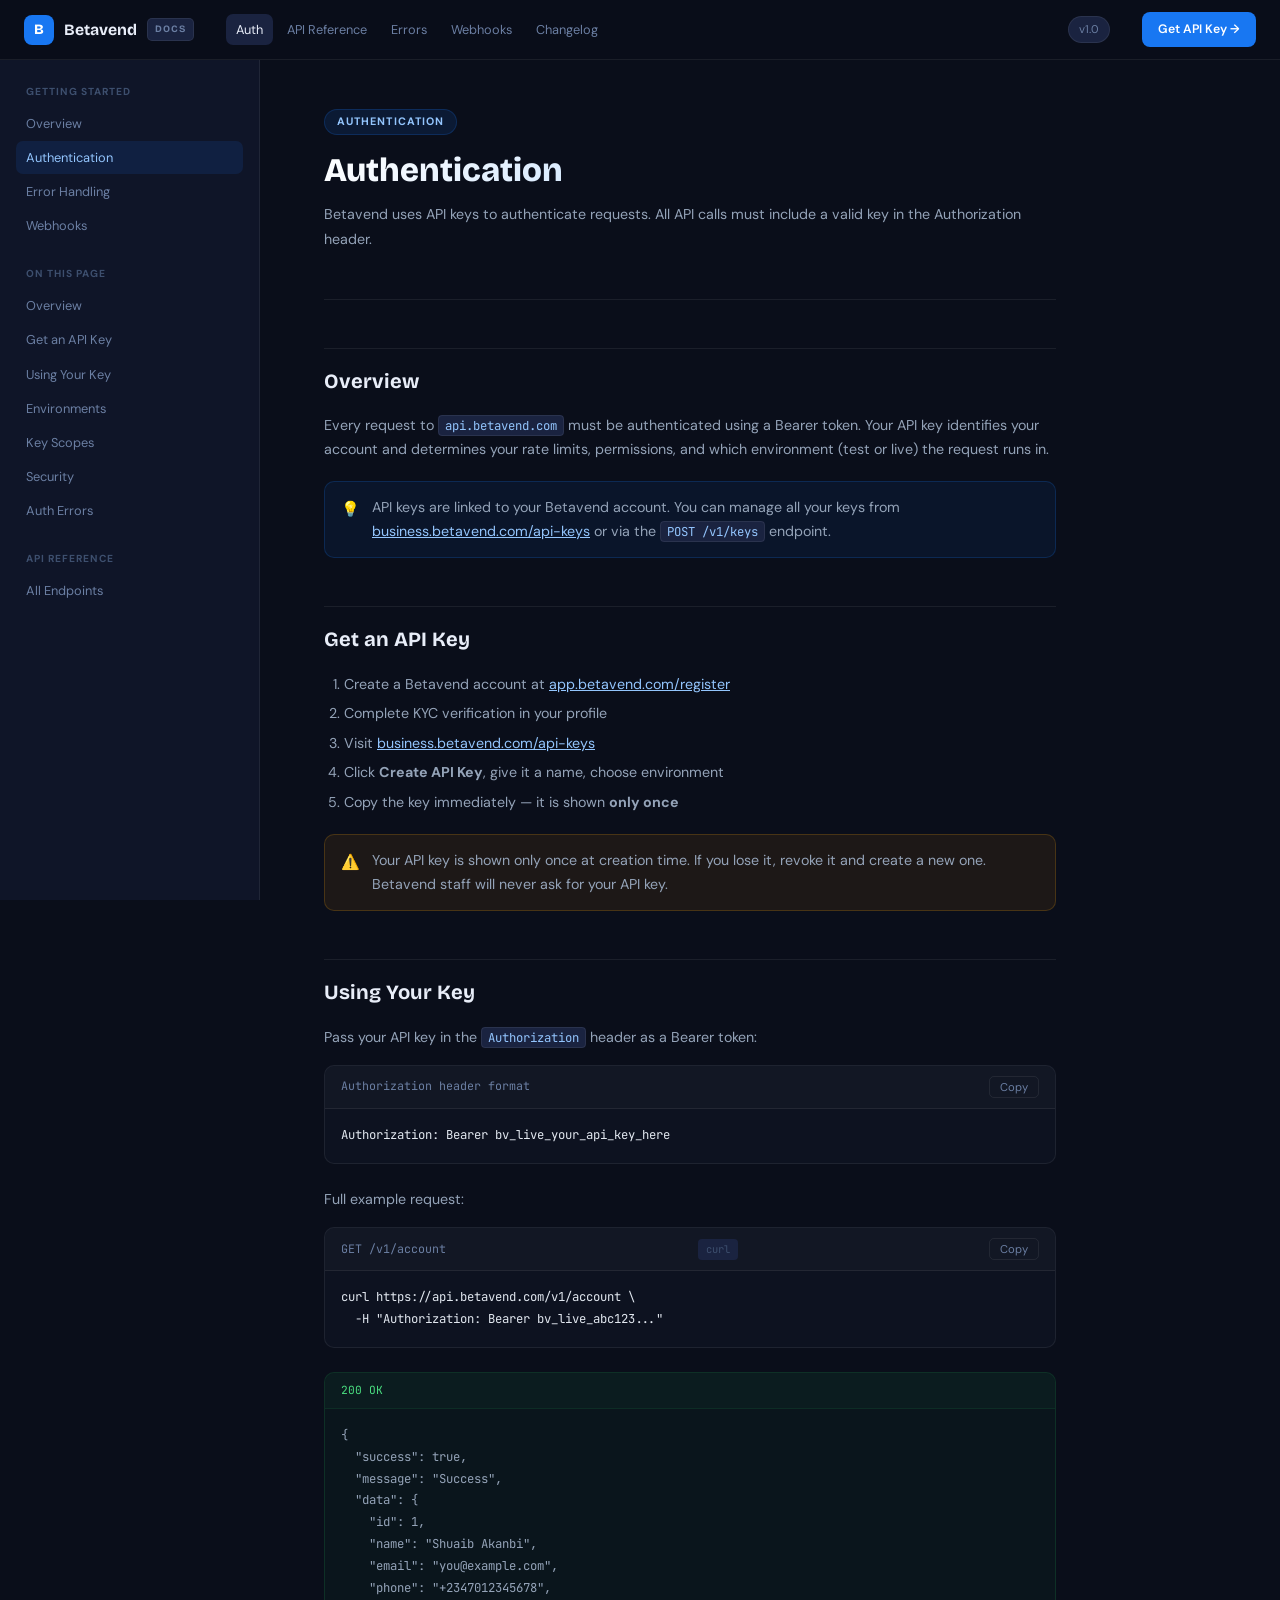
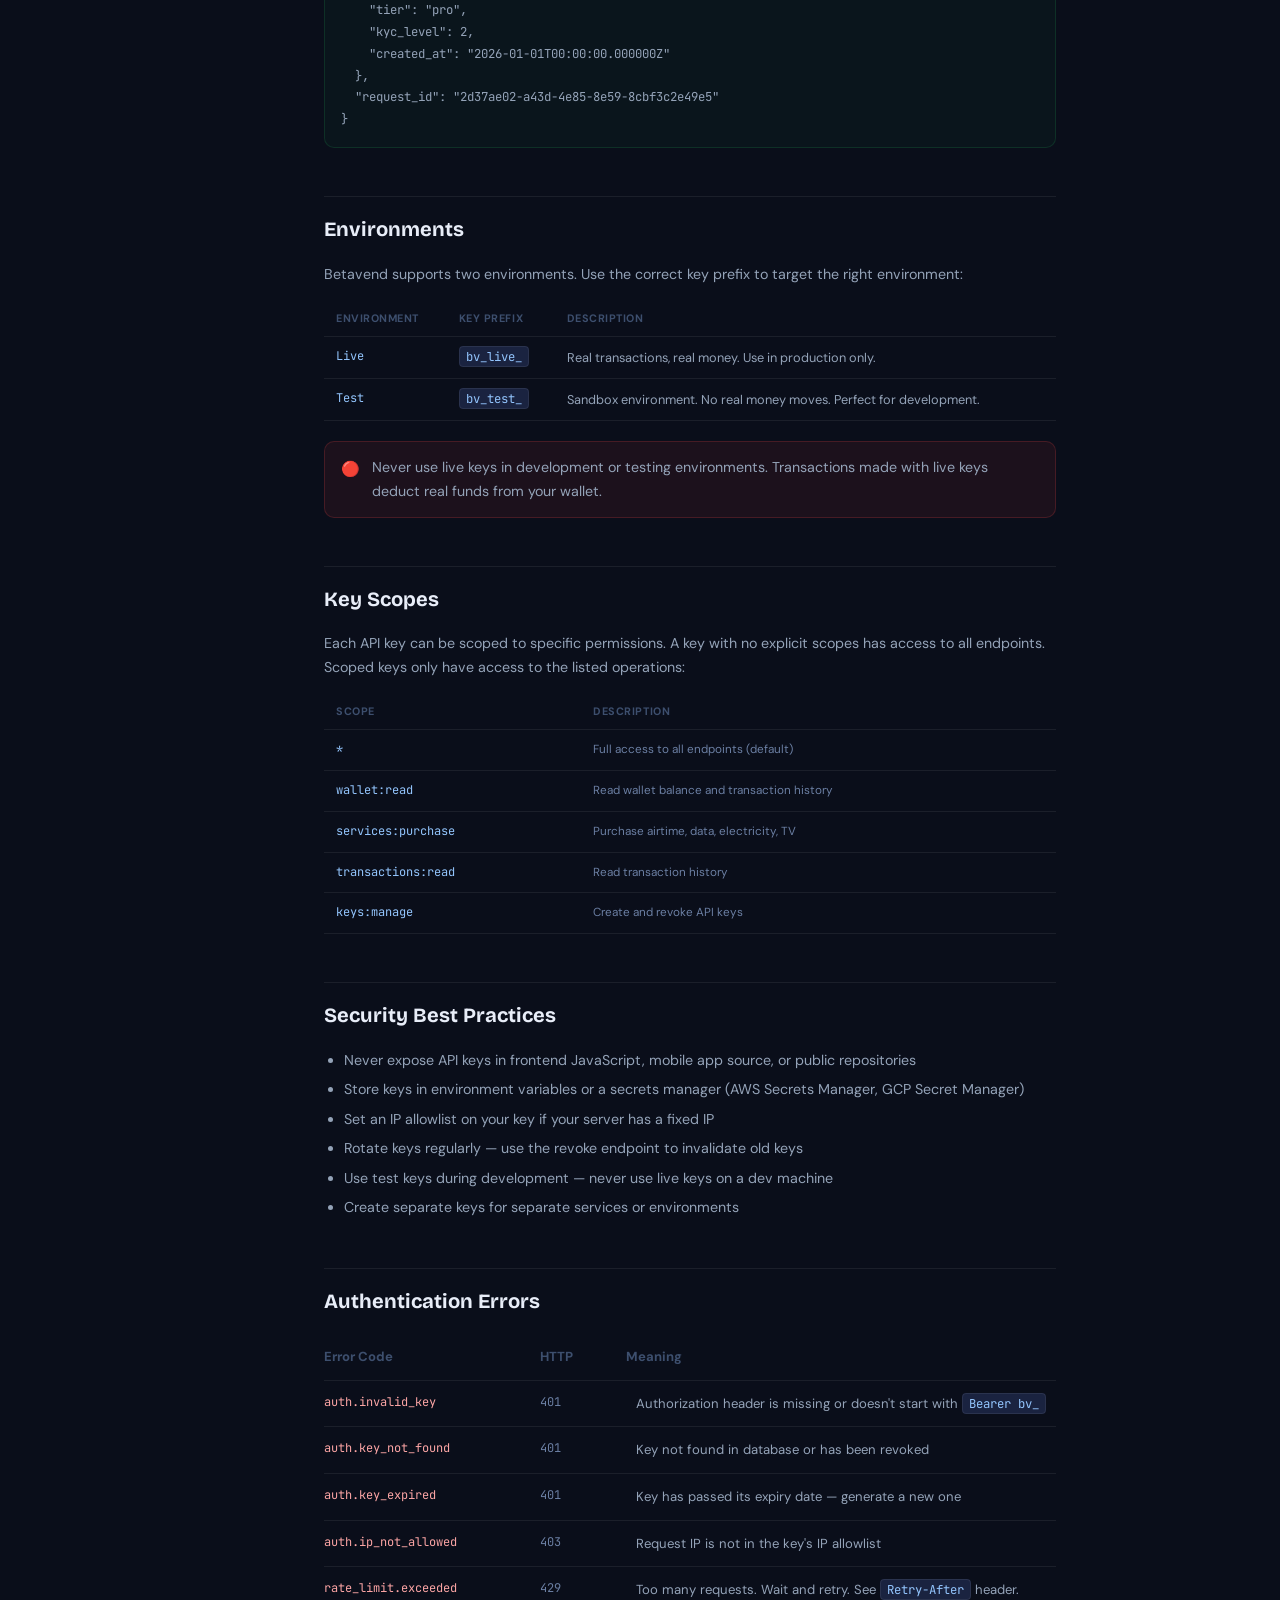
<file: authentication.html>
<!DOCTYPE html>
<html lang="en">
<head>
  <meta charset="UTF-8">
  <meta name="viewport" content="width=device-width, initial-scale=1.0">
  <title>Authentication — Betavend API Docs</title>
  <link rel="preconnect" href="https://fonts.googleapis.com">
  <link href="https://fonts.googleapis.com/css2?family=Bricolage+Grotesque:wght@600;700;800&family=DM+Sans:wght@300;400;500&family=JetBrains+Mono:wght@400;500&display=swap" rel="stylesheet">
  <link rel="stylesheet" href="style.css">
</head>
<body>

<nav class="docs-nav">
  <a href="index.html" class="nav-brand"><div class="brand-icon">B</div>Betavend<span class="brand-tag">DOCS</span></a>
  <div class="nav-links">
    <a href="authentication.html" class="active">Auth</a>
    <a href="api-reference.html">API Reference</a>
    <a href="errors.html">Errors</a>
    <a href="webhooks.html">Webhooks</a>
    <!-- <a href="pricing.html">Pricing</a> -->
    <a href="changelog.html">Changelog</a>
  </div>
  <span class="nav-version">v1.0</span>
  <a href="https://business.betavend.com" class="nav-cta" target="_blank">Get API Key →</a>
</nav>

<div class="docs-layout">
  <aside class="docs-sidebar">
    <div class="sidebar-section">
      <div class="sidebar-section-title">Getting Started</div>
      <a href="index.html" class="sidebar-link">Overview</a>
      <a href="authentication.html" class="sidebar-link active">Authentication</a>
      <a href="errors.html" class="sidebar-link">Error Handling</a>
      <a href="webhooks.html" class="sidebar-link">Webhooks</a>
    </div>
    <div class="sidebar-section">
      <div class="sidebar-section-title">On This Page</div>
      <a href="#overview" class="sidebar-link">Overview</a>
      <a href="#get-key" class="sidebar-link">Get an API Key</a>
      <a href="#using-key" class="sidebar-link">Using Your Key</a>
      <a href="#environments" class="sidebar-link">Environments</a>
      <a href="#scopes" class="sidebar-link">Key Scopes</a>
      <a href="#security" class="sidebar-link">Security</a>
      <a href="#errors" class="sidebar-link">Auth Errors</a>
    </div>
    <div class="sidebar-section">
      <div class="sidebar-section-title">API Reference</div>
      <a href="api-reference.html" class="sidebar-link">All Endpoints</a>
    </div>
  </aside>

  <main class="docs-content">
    <div class="page-header">
      <div class="page-tag">Authentication</div>
      <h1>Authentication</h1>
      <p class="lead">Betavend uses API keys to authenticate requests. All API calls must include a valid key in the Authorization header.</p>
    </div>

    <h2 id="overview">Overview</h2>
    <p>Every request to <code class="inline">api.betavend.com</code> must be authenticated using a Bearer token. Your API key identifies your account and determines your rate limits, permissions, and which environment (test or live) the request runs in.</p>

    <div class="alert alert-info">
      <span class="alert-icon">💡</span>
      <p>API keys are linked to your Betavend account. You can manage all your keys from <a href="https://business.betavend.com/api-keys">business.betavend.com/api-keys</a> or via the <code class="inline">POST /v1/keys</code> endpoint.</p>
    </div>

    <h2 id="get-key">Get an API Key</h2>
    <ol>
      <li>Create a Betavend account at <a href="https://app.betavend.com/register">app.betavend.com/register</a></li>
      <li>Complete KYC verification in your profile</li>
      <li>Visit <a href="https://business.betavend.com/api-keys">business.betavend.com/api-keys</a></li>
      <li>Click <strong>Create API Key</strong>, give it a name, choose environment</li>
      <li>Copy the key immediately — it is shown <strong>only once</strong></li>
    </ol>

    <div class="alert alert-warning">
      <span class="alert-icon">⚠️</span>
      <p>Your API key is shown only once at creation time. If you lose it, revoke it and create a new one. Betavend staff will never ask for your API key.</p>
    </div>

    <h2 id="using-key">Using Your Key</h2>
    <p>Pass your API key in the <code class="inline">Authorization</code> header as a Bearer token:</p>

    <div class="code-block">
      <div class="code-header">
        <span>Authorization header format</span>
        <button class="code-copy" onclick="copyCode(this)">Copy</button>
      </div>
      <pre><code>Authorization: Bearer bv_live_your_api_key_here</code></pre>
    </div>

    <p>Full example request:</p>

    <div class="code-block">
      <div class="code-header">
        <span>GET /v1/account</span>
        <span class="code-lang">curl</span>
        <button class="code-copy" onclick="copyCode(this)">Copy</button>
      </div>
      <pre><code>curl https://api.betavend.com/v1/account \
  -H "Authorization: Bearer bv_live_abc123..."</code></pre>
    </div>

    <div class="response-block">
      <div class="response-header"><span>200 OK</span></div>
      <pre><code>{
  "success": true,
  "message": "Success",
  "data": {
    "id": 1,
    "name": "Shuaib Akanbi",
    "email": "you@example.com",
    "phone": "+2347012345678",
    "tier": "pro",
    "kyc_level": 2,
    "created_at": "2026-01-01T00:00:00.000000Z"
  },
  "request_id": "2d37ae02-a43d-4e85-8e59-8cbf3c2e49e5"
}</code></pre>
    </div>

    <h2 id="environments">Environments</h2>
    <p>Betavend supports two environments. Use the correct key prefix to target the right environment:</p>

    <table class="param-table">
      <thead>
        <tr><th>Environment</th><th>Key Prefix</th><th>Description</th></tr>
      </thead>
      <tbody>
        <tr>
          <td>Live</td>
          <td><code class="inline">bv_live_</code></td>
          <td>Real transactions, real money. Use in production only.</td>
        </tr>
        <tr>
          <td>Test</td>
          <td><code class="inline">bv_test_</code></td>
          <td>Sandbox environment. No real money moves. Perfect for development.</td>
        </tr>
      </tbody>
    </table>

    <div class="alert alert-danger">
      <span class="alert-icon">🔴</span>
      <p>Never use live keys in development or testing environments. Transactions made with live keys deduct real funds from your wallet.</p>
    </div>

    <h2 id="scopes">Key Scopes</h2>
    <p>Each API key can be scoped to specific permissions. A key with no explicit scopes has access to all endpoints. Scoped keys only have access to the listed operations:</p>

    <table class="param-table">
      <thead>
        <tr><th>Scope</th><th>Description</th></tr>
      </thead>
      <tbody>
        <tr><td>*</td><td>Full access to all endpoints (default)</td></tr>
        <tr><td>wallet:read</td><td>Read wallet balance and transaction history</td></tr>
        <tr><td>services:purchase</td><td>Purchase airtime, data, electricity, TV</td></tr>
        <tr><td>transactions:read</td><td>Read transaction history</td></tr>
        <tr><td>keys:manage</td><td>Create and revoke API keys</td></tr>
      </tbody>
    </table>

    <h2 id="security">Security Best Practices</h2>
    <ul>
      <li>Never expose API keys in frontend JavaScript, mobile app source, or public repositories</li>
      <li>Store keys in environment variables or a secrets manager (AWS Secrets Manager, GCP Secret Manager)</li>
      <li>Set an IP allowlist on your key if your server has a fixed IP</li>
      <li>Rotate keys regularly — use the revoke endpoint to invalidate old keys</li>
      <li>Use test keys during development — never use live keys on a dev machine</li>
      <li>Create separate keys for separate services or environments</li>
    </ul>

    <h2 id="errors">Authentication Errors</h2>

    <div class="error-row" style="display:grid;grid-template-columns:200px 70px 1fr;gap:16px;padding:12px 0;border-bottom:1px solid var(--border);font-size:0.875rem;">
      <span style="font-weight:700;color:var(--muted2);">Error Code</span>
      <span style="font-weight:700;color:var(--muted2);">HTTP</span>
      <span style="font-weight:700;color:var(--muted2);">Meaning</span>
    </div>
    <div class="error-row"><span class="error-code">auth.invalid_key</span><span class="error-http">401</span><span class="error-desc">Authorization header is missing or doesn't start with <code class="inline">Bearer bv_</code></span></div>
    <div class="error-row"><span class="error-code">auth.key_not_found</span><span class="error-http">401</span><span class="error-desc">Key not found in database or has been revoked</span></div>
    <div class="error-row"><span class="error-code">auth.key_expired</span><span class="error-http">401</span><span class="error-desc">Key has passed its expiry date — generate a new one</span></div>
    <div class="error-row"><span class="error-code">auth.ip_not_allowed</span><span class="error-http">403</span><span class="error-desc">Request IP is not in the key's IP allowlist</span></div>
    <div class="error-row"><span class="error-code">rate_limit.exceeded</span><span class="error-http">429</span><span class="error-desc">Too many requests. Wait and retry. See <code class="inline">Retry-After</code> header.</span></div>
  </main>
</div>

<script src="nav.js"></script>
</body>
</html>
</file>
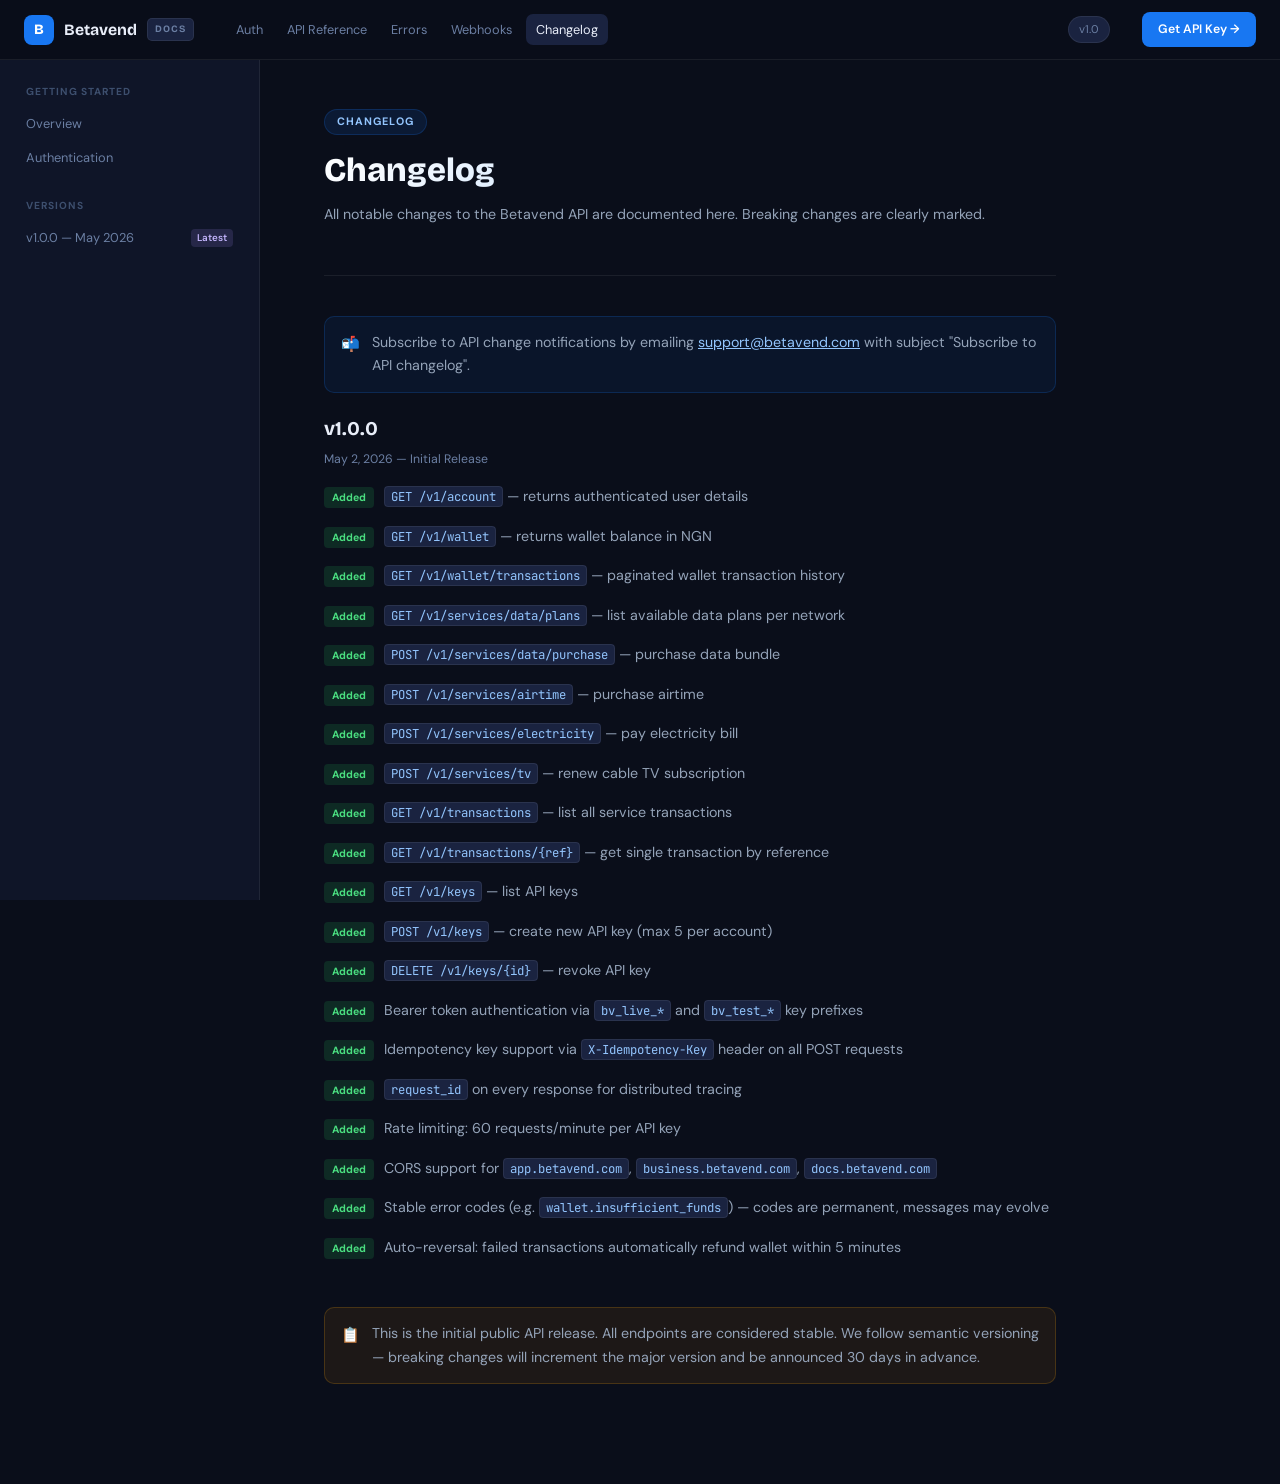
<file: changelog.html>
<!DOCTYPE html>
<html lang="en">
<head>
  <meta charset="UTF-8"><meta name="viewport" content="width=device-width, initial-scale=1.0">
  <title>Changelog — Betavend API Docs</title>
  <link rel="preconnect" href="https://fonts.googleapis.com">
  <link href="https://fonts.googleapis.com/css2?family=Bricolage+Grotesque:wght@600;700;800&family=DM+Sans:wght@300;400;500&family=JetBrains+Mono:wght@400;500&display=swap" rel="stylesheet">
  <link rel="stylesheet" href="style.css">
</head>
<body>
<nav class="docs-nav">
  <a href="index.html" class="nav-brand"><div class="brand-icon">B</div>Betavend<span class="brand-tag">DOCS</span></a>
  <div class="nav-links"><a href="authentication.html">Auth</a><a href="api-reference.html">API Reference</a><a href="errors.html">Errors</a><a href="webhooks.html">Webhooks</a>
    <!-- <a href="pricing.html">Pricing</a> -->
    <a href="changelog.html" class="active">Changelog</a></div>
  <span class="nav-version">v1.0</span>
  <a href="https://business.betavend.com" class="nav-cta" target="_blank">Get API Key →</a>
</nav>
<div class="docs-layout">
  <aside class="docs-sidebar">
    <div class="sidebar-section">
      <div class="sidebar-section-title">Getting Started</div>
      <a href="index.html" class="sidebar-link">Overview</a>
      <a href="authentication.html" class="sidebar-link">Authentication</a>
    </div>
    <div class="sidebar-section">
      <div class="sidebar-section-title">Versions</div>
      <a href="#v1-0-0" class="sidebar-link">v1.0.0 — May 2026 <span class="sidebar-badge badge-new">Latest</span></a>
    </div>
  </aside>
  <main class="docs-content">
    <div class="page-header">
      <div class="page-tag">Changelog</div>
      <h1>Changelog</h1>
      <p class="lead">All notable changes to the Betavend API are documented here. Breaking changes are clearly marked.</p>
    </div>

    <div class="alert alert-info">
      <span class="alert-icon">📬</span>
      <p>Subscribe to API change notifications by emailing <a href="mailto:support@betavend.com">support@betavend.com</a> with subject "Subscribe to API changelog".</p>
    </div>

    <div class="changelog-entry" id="v1-0-0">
      <div class="changelog-version">v1.0.0</div>
      <div class="changelog-date">May 2, 2026 — Initial Release</div>

      <p><span class="changelog-badge badge-added">Added</span> <code class="inline">GET /v1/account</code> — returns authenticated user details</p>
      <p><span class="changelog-badge badge-added">Added</span> <code class="inline">GET /v1/wallet</code> — returns wallet balance in NGN</p>
      <p><span class="changelog-badge badge-added">Added</span> <code class="inline">GET /v1/wallet/transactions</code> — paginated wallet transaction history</p>
      <p><span class="changelog-badge badge-added">Added</span> <code class="inline">GET /v1/services/data/plans</code> — list available data plans per network</p>
      <p><span class="changelog-badge badge-added">Added</span> <code class="inline">POST /v1/services/data/purchase</code> — purchase data bundle</p>
      <p><span class="changelog-badge badge-added">Added</span> <code class="inline">POST /v1/services/airtime</code> — purchase airtime</p>
      <p><span class="changelog-badge badge-added">Added</span> <code class="inline">POST /v1/services/electricity</code> — pay electricity bill</p>
      <p><span class="changelog-badge badge-added">Added</span> <code class="inline">POST /v1/services/tv</code> — renew cable TV subscription</p>
      <p><span class="changelog-badge badge-added">Added</span> <code class="inline">GET /v1/transactions</code> — list all service transactions</p>
      <p><span class="changelog-badge badge-added">Added</span> <code class="inline">GET /v1/transactions/{ref}</code> — get single transaction by reference</p>
      <p><span class="changelog-badge badge-added">Added</span> <code class="inline">GET /v1/keys</code> — list API keys</p>
      <p><span class="changelog-badge badge-added">Added</span> <code class="inline">POST /v1/keys</code> — create new API key (max 5 per account)</p>
      <p><span class="changelog-badge badge-added">Added</span> <code class="inline">DELETE /v1/keys/{id}</code> — revoke API key</p>
      <p><span class="changelog-badge badge-added">Added</span> Bearer token authentication via <code class="inline">bv_live_*</code> and <code class="inline">bv_test_*</code> key prefixes</p>
      <p><span class="changelog-badge badge-added">Added</span> Idempotency key support via <code class="inline">X-Idempotency-Key</code> header on all POST requests</p>
      <p><span class="changelog-badge badge-added">Added</span> <code class="inline">request_id</code> on every response for distributed tracing</p>
      <p><span class="changelog-badge badge-added">Added</span> Rate limiting: 60 requests/minute per API key</p>
      <p><span class="changelog-badge badge-added">Added</span> CORS support for <code class="inline">app.betavend.com</code>, <code class="inline">business.betavend.com</code>, <code class="inline">docs.betavend.com</code></p>
      <p><span class="changelog-badge badge-added">Added</span> Stable error codes (e.g. <code class="inline">wallet.insufficient_funds</code>) — codes are permanent, messages may evolve</p>
      <p><span class="changelog-badge badge-added">Added</span> Auto-reversal: failed transactions automatically refund wallet within 5 minutes</p>
    </div>

    <div class="alert alert-warning">
      <span class="alert-icon">📋</span>
      <p>This is the initial public API release. All endpoints are considered stable. We follow semantic versioning — breaking changes will increment the major version and be announced 30 days in advance.</p>
    </div>
  </main>
</div>
<script src="nav.js"></script>
</body>
</html>
</file>
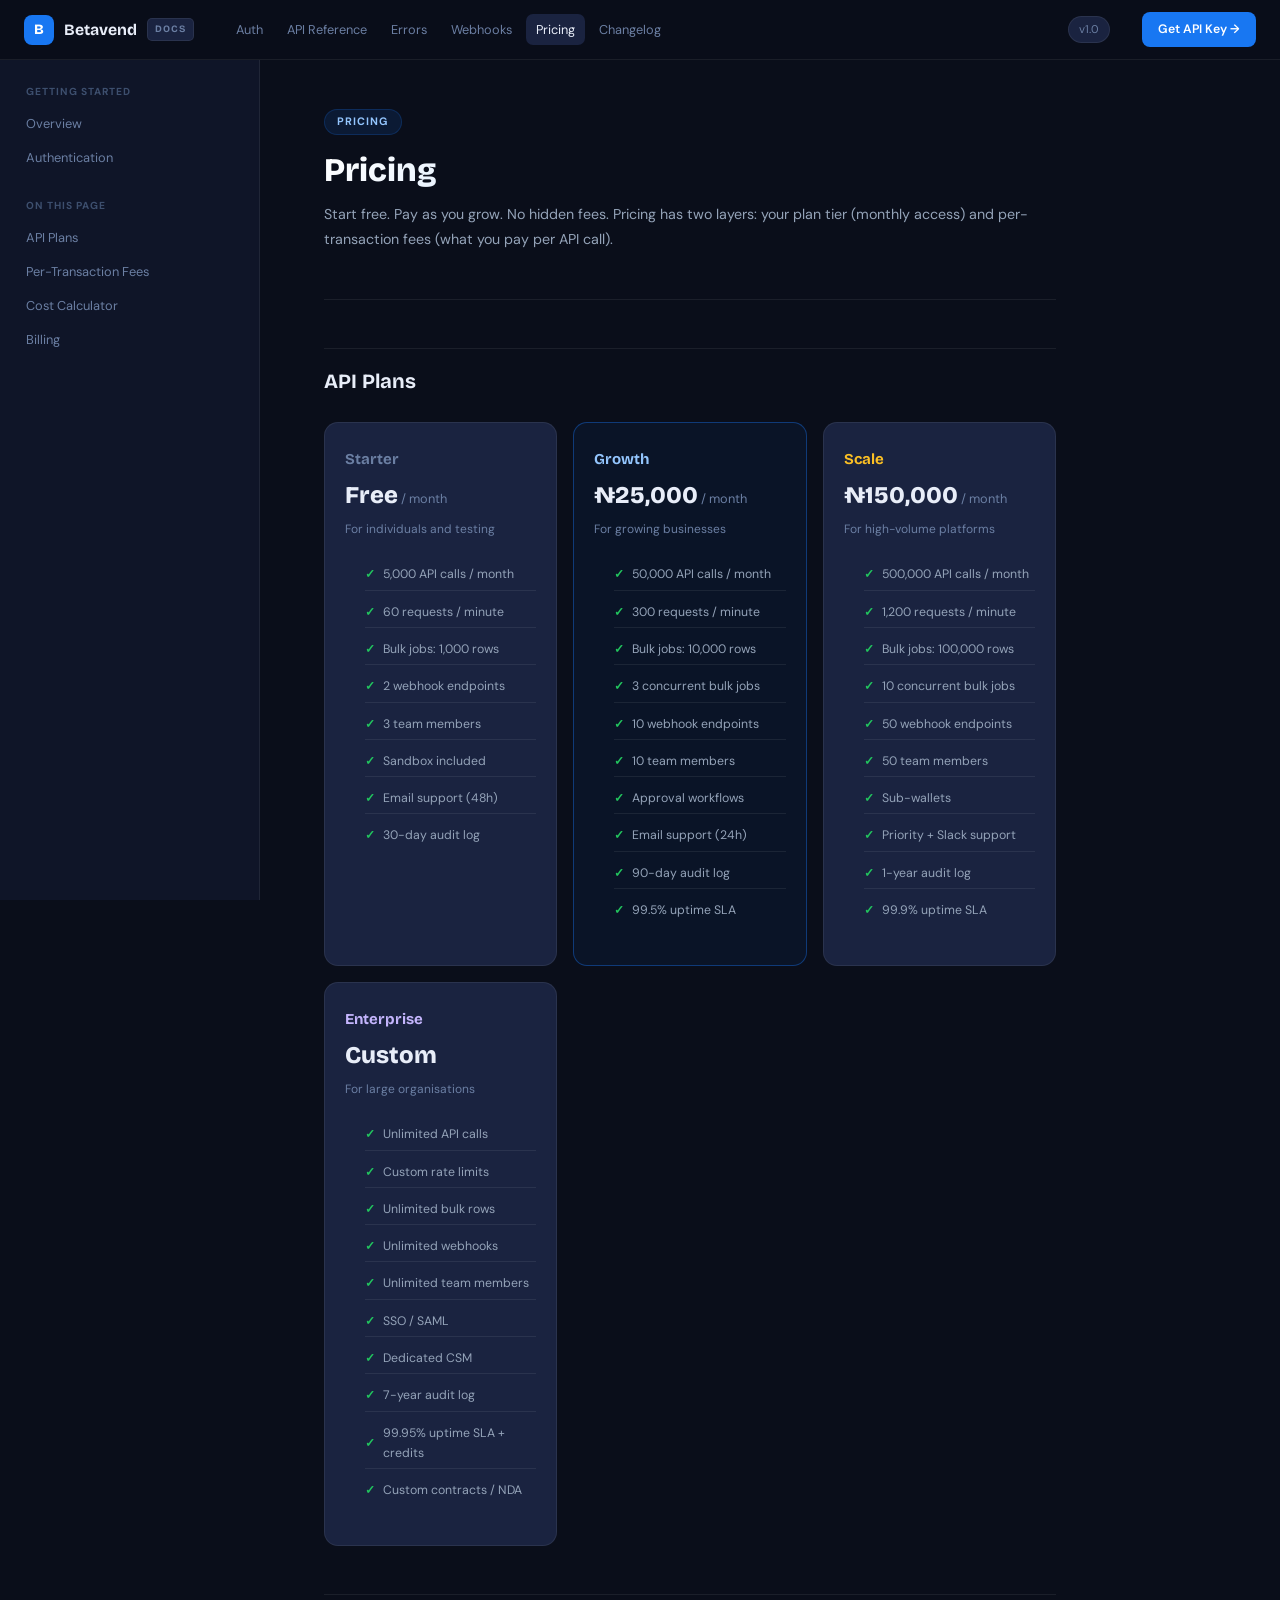
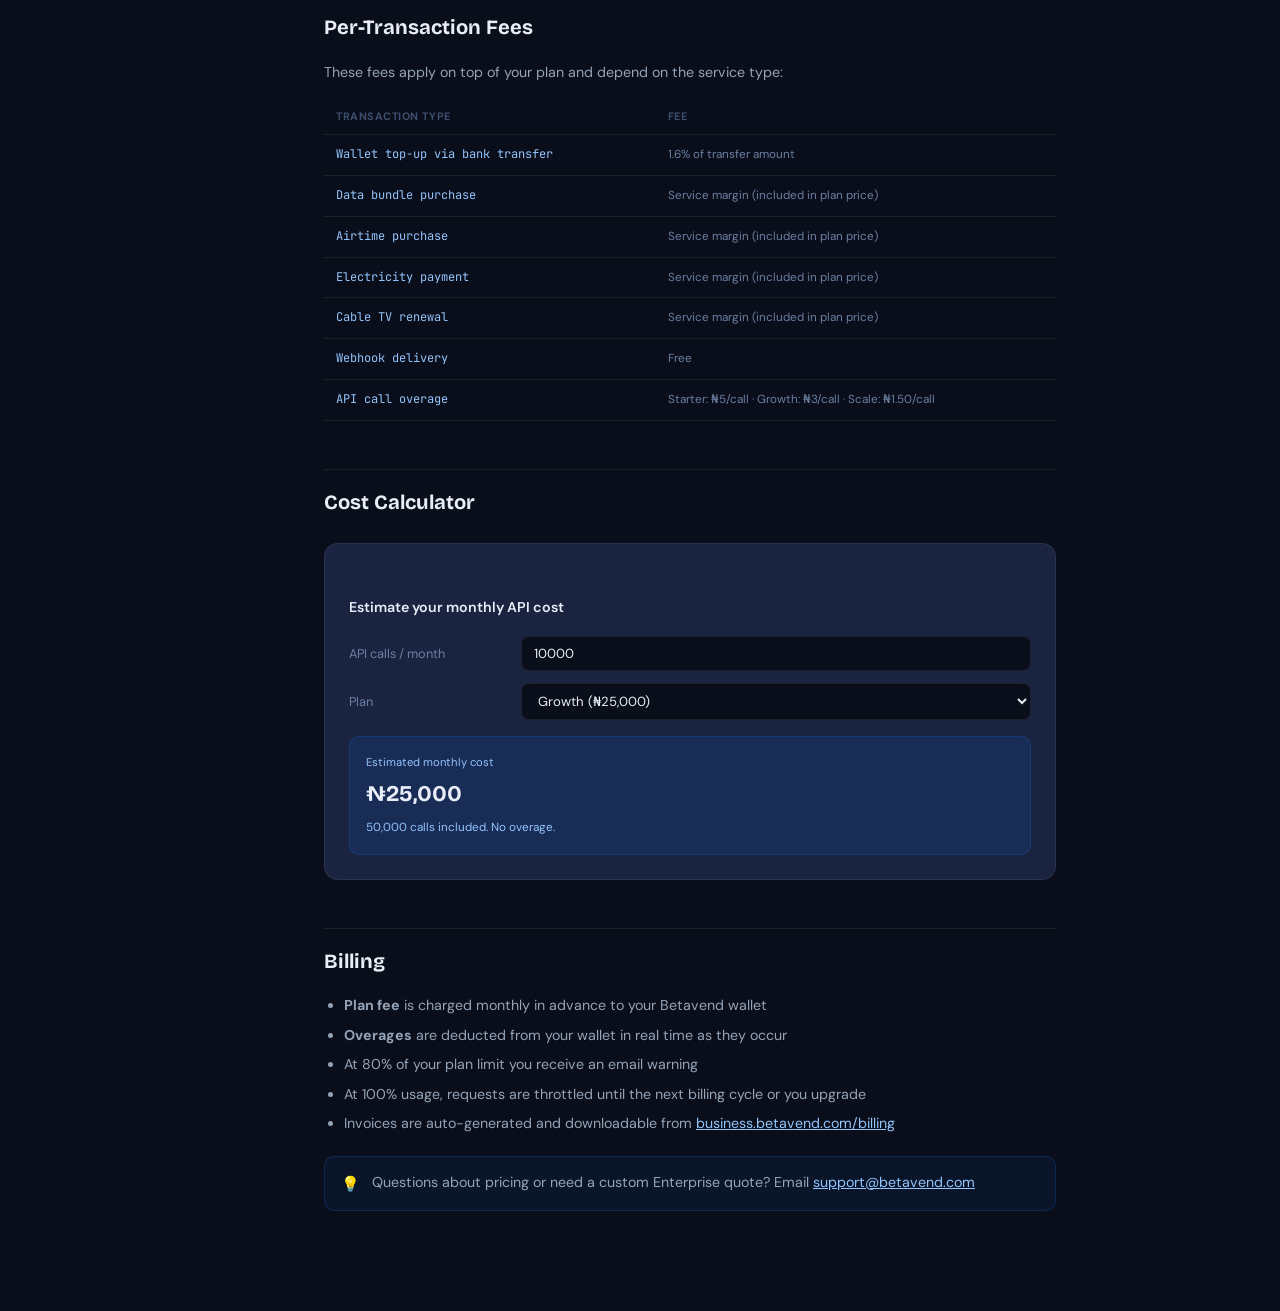
<file: pricing.html>
<!DOCTYPE html>
<html lang="en">
<head>
  <meta charset="UTF-8"><meta name="viewport" content="width=device-width, initial-scale=1.0">
  <title>Pricing — Betavend API Docs</title>
  <link rel="preconnect" href="https://fonts.googleapis.com">
  <link href="https://fonts.googleapis.com/css2?family=Bricolage+Grotesque:wght@600;700;800&family=DM+Sans:wght@300;400;500&family=JetBrains+Mono:wght@400;500&display=swap" rel="stylesheet">
  <link rel="stylesheet" href="style.css">
  <style>
    .calc-box { background: var(--surface); border: 1px solid var(--border); border-radius: 14px; padding: 24px; margin: 24px 0; }
    .calc-box h3 { font-size: 0.95rem; font-weight: 600; margin-bottom: 16px; }
    .calc-row { display: flex; align-items: center; gap: 12px; margin-bottom: 12px; }
    .calc-row label { font-size: 0.85rem; color: var(--muted); width: 160px; flex-shrink: 0; }
    .calc-row input, .calc-row select { flex: 1; background: var(--bg); border: 1px solid var(--border); border-radius: 8px; padding: 8px 12px; color: var(--text); font-family: 'DM Sans', sans-serif; font-size: 0.88rem; outline: none; }
    .calc-row input:focus, .calc-row select:focus { border-color: rgba(24,119,242,0.4); }
    .calc-result { background: var(--primary-l); border: 1px solid rgba(24,119,242,0.2); border-radius: 10px; padding: 16px; margin-top: 16px; }
    .calc-result-label { font-size: 0.75rem; color: #93c5fd; margin-bottom: 4px; }
    .calc-result-value { font-family: 'Bricolage Grotesque', sans-serif; font-size: 1.5rem; font-weight: 700; color: var(--text); }
  </style>
</head>
<body>
<nav class="docs-nav">
  <a href="index.html" class="nav-brand"><div class="brand-icon">B</div>Betavend<span class="brand-tag">DOCS</span></a>
  <div class="nav-links"><a href="authentication.html">Auth</a><a href="api-reference.html">API Reference</a><a href="errors.html">Errors</a><a href="webhooks.html">Webhooks</a><a href="pricing.html" class="active">Pricing</a><a href="changelog.html">Changelog</a></div>
  <span class="nav-version">v1.0</span>
  <a href="https://business.betavend.com" class="nav-cta" target="_blank">Get API Key →</a>
</nav>
<div class="docs-layout">
  <aside class="docs-sidebar">
    <div class="sidebar-section">
      <div class="sidebar-section-title">Getting Started</div>
      <a href="index.html" class="sidebar-link">Overview</a>
      <a href="authentication.html" class="sidebar-link">Authentication</a>
    </div>
    <div class="sidebar-section">
      <div class="sidebar-section-title">On This Page</div>
      <a href="#plans" class="sidebar-link">API Plans</a>
      <a href="#per-transaction" class="sidebar-link">Per-Transaction Fees</a>
      <a href="#calculator" class="sidebar-link">Cost Calculator</a>
      <a href="#billing" class="sidebar-link">Billing</a>
    </div>
  </aside>
  <main class="docs-content">
    <div class="page-header">
      <div class="page-tag">Pricing</div>
      <h1>Pricing</h1>
      <p class="lead">Start free. Pay as you grow. No hidden fees. Pricing has two layers: your plan tier (monthly access) and per-transaction fees (what you pay per API call).</p>
    </div>

    <h2 id="plans">API Plans</h2>

    <div class="pricing-grid">
      <div class="pricing-card">
        <div class="pricing-plan" style="color:var(--muted);">Starter</div>
        <div class="pricing-price">Free<span> / month</span></div>
        <div class="pricing-desc">For individuals and testing</div>
        <ul class="pricing-features">
          <li>5,000 API calls / month</li>
          <li>60 requests / minute</li>
          <li>Bulk jobs: 1,000 rows</li>
          <li>2 webhook endpoints</li>
          <li>3 team members</li>
          <li>Sandbox included</li>
          <li>Email support (48h)</li>
          <li>30-day audit log</li>
        </ul>
      </div>
      <div class="pricing-card featured">
        <div class="pricing-plan" style="color:#93c5fd;">Growth</div>
        <div class="pricing-price">₦25,000<span> / month</span></div>
        <div class="pricing-desc">For growing businesses</div>
        <ul class="pricing-features">
          <li>50,000 API calls / month</li>
          <li>300 requests / minute</li>
          <li>Bulk jobs: 10,000 rows</li>
          <li>3 concurrent bulk jobs</li>
          <li>10 webhook endpoints</li>
          <li>10 team members</li>
          <li>Approval workflows</li>
          <li>Email support (24h)</li>
          <li>90-day audit log</li>
          <li>99.5% uptime SLA</li>
        </ul>
      </div>
      <div class="pricing-card">
        <div class="pricing-plan" style="color:#fbbf24;">Scale</div>
        <div class="pricing-price">₦150,000<span> / month</span></div>
        <div class="pricing-desc">For high-volume platforms</div>
        <ul class="pricing-features">
          <li>500,000 API calls / month</li>
          <li>1,200 requests / minute</li>
          <li>Bulk jobs: 100,000 rows</li>
          <li>10 concurrent bulk jobs</li>
          <li>50 webhook endpoints</li>
          <li>50 team members</li>
          <li>Sub-wallets</li>
          <li>Priority + Slack support</li>
          <li>1-year audit log</li>
          <li>99.9% uptime SLA</li>
        </ul>
      </div>
      <div class="pricing-card">
        <div class="pricing-plan" style="color:#c4b5fd;">Enterprise</div>
        <div class="pricing-price">Custom</div>
        <div class="pricing-desc">For large organisations</div>
        <ul class="pricing-features">
          <li>Unlimited API calls</li>
          <li>Custom rate limits</li>
          <li>Unlimited bulk rows</li>
          <li>Unlimited webhooks</li>
          <li>Unlimited team members</li>
          <li>SSO / SAML</li>
          <li>Dedicated CSM</li>
          <li>7-year audit log</li>
          <li>99.95% uptime SLA + credits</li>
          <li>Custom contracts / NDA</li>
        </ul>
      </div>
    </div>

    <h2 id="per-transaction">Per-Transaction Fees</h2>
    <p>These fees apply on top of your plan and depend on the service type:</p>
    <table class="param-table">
      <thead><tr><th>Transaction Type</th><th>Fee</th></tr></thead>
      <tbody>
        <tr><td>Wallet top-up via bank transfer</td><td>1.6% of transfer amount</td></tr>
        <tr><td>Data bundle purchase</td><td>Service margin (included in plan price)</td></tr>
        <tr><td>Airtime purchase</td><td>Service margin (included in plan price)</td></tr>
        <tr><td>Electricity payment</td><td>Service margin (included in plan price)</td></tr>
        <tr><td>Cable TV renewal</td><td>Service margin (included in plan price)</td></tr>
        <tr><td>Webhook delivery</td><td>Free</td></tr>
        <tr><td>API call overage</td><td>Starter: ₦5/call · Growth: ₦3/call · Scale: ₦1.50/call</td></tr>
      </tbody>
    </table>

    <h2 id="calculator">Cost Calculator</h2>
    <div class="calc-box">
      <h3>Estimate your monthly API cost</h3>
      <div class="calc-row">
        <label>API calls / month</label>
        <input type="number" id="calc-calls" value="10000" min="0" oninput="calculate()">
      </div>
      <div class="calc-row">
        <label>Plan</label>
        <select id="calc-plan" onchange="calculate()">
          <option value="starter">Starter (Free)</option>
          <option value="growth" selected>Growth (₦25,000)</option>
          <option value="scale">Scale (₦150,000)</option>
        </select>
      </div>
      <div class="calc-result">
        <div class="calc-result-label">Estimated monthly cost</div>
        <div class="calc-result-value" id="calc-output">₦25,000</div>
        <div style="font-size:0.78rem;color:#93c5fd;margin-top:6px;" id="calc-note">50,000 calls included. No overage.</div>
      </div>
    </div>

    <h2 id="billing">Billing</h2>
    <ul>
      <li><strong>Plan fee</strong> is charged monthly in advance to your Betavend wallet</li>
      <li><strong>Overages</strong> are deducted from your wallet in real time as they occur</li>
      <li>At 80% of your plan limit you receive an email warning</li>
      <li>At 100% usage, requests are throttled until the next billing cycle or you upgrade</li>
      <li>Invoices are auto-generated and downloadable from <a href="https://business.betavend.com/billing">business.betavend.com/billing</a></li>
    </ul>

    <div class="alert alert-info">
      <span class="alert-icon">💡</span>
      <p>Questions about pricing or need a custom Enterprise quote? Email <a href="mailto:support@betavend.com">support@betavend.com</a></p>
    </div>
  </main>
</div>
<script src="nav.js"></script>
<script>
const plans = {
  starter: { base: 0,       included: 5000,   overage: 5   },
  growth:  { base: 25000,   included: 50000,  overage: 3   },
  scale:   { base: 150000,  included: 500000, overage: 1.5 },
};

function calculate() {
  const calls = parseInt(document.getElementById('calc-calls').value) || 0;
  const plan  = plans[document.getElementById('calc-plan').value];
  const extra = Math.max(0, calls - plan.included);
  const total = plan.base + (extra * plan.overage);

  document.getElementById('calc-output').textContent = '₦' + total.toLocaleString();
  document.getElementById('calc-note').textContent   = extra > 0
    ? `${plan.included.toLocaleString()} included + ${extra.toLocaleString()} overage × ₦${plan.overage}`
    : `${plan.included.toLocaleString()} calls included. No overage.`;
}
</script>
</body>
</html>
</file>
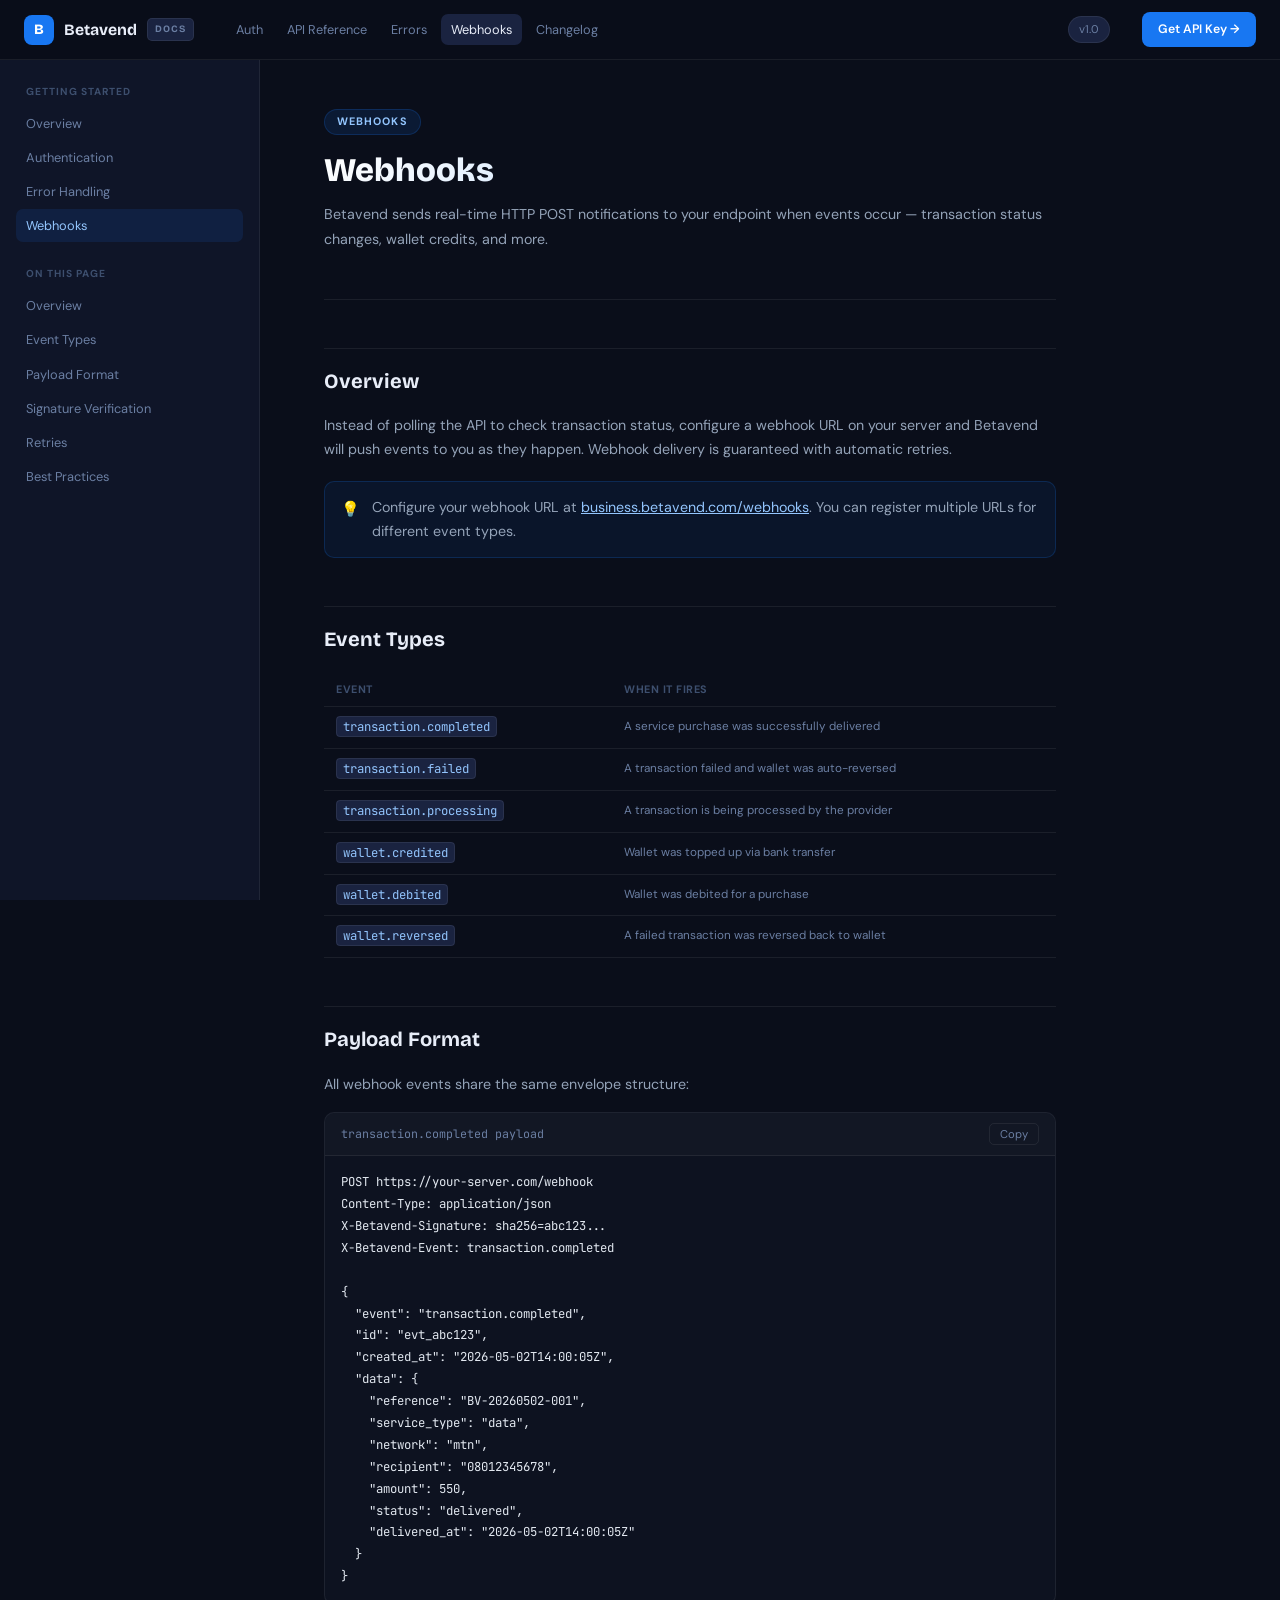
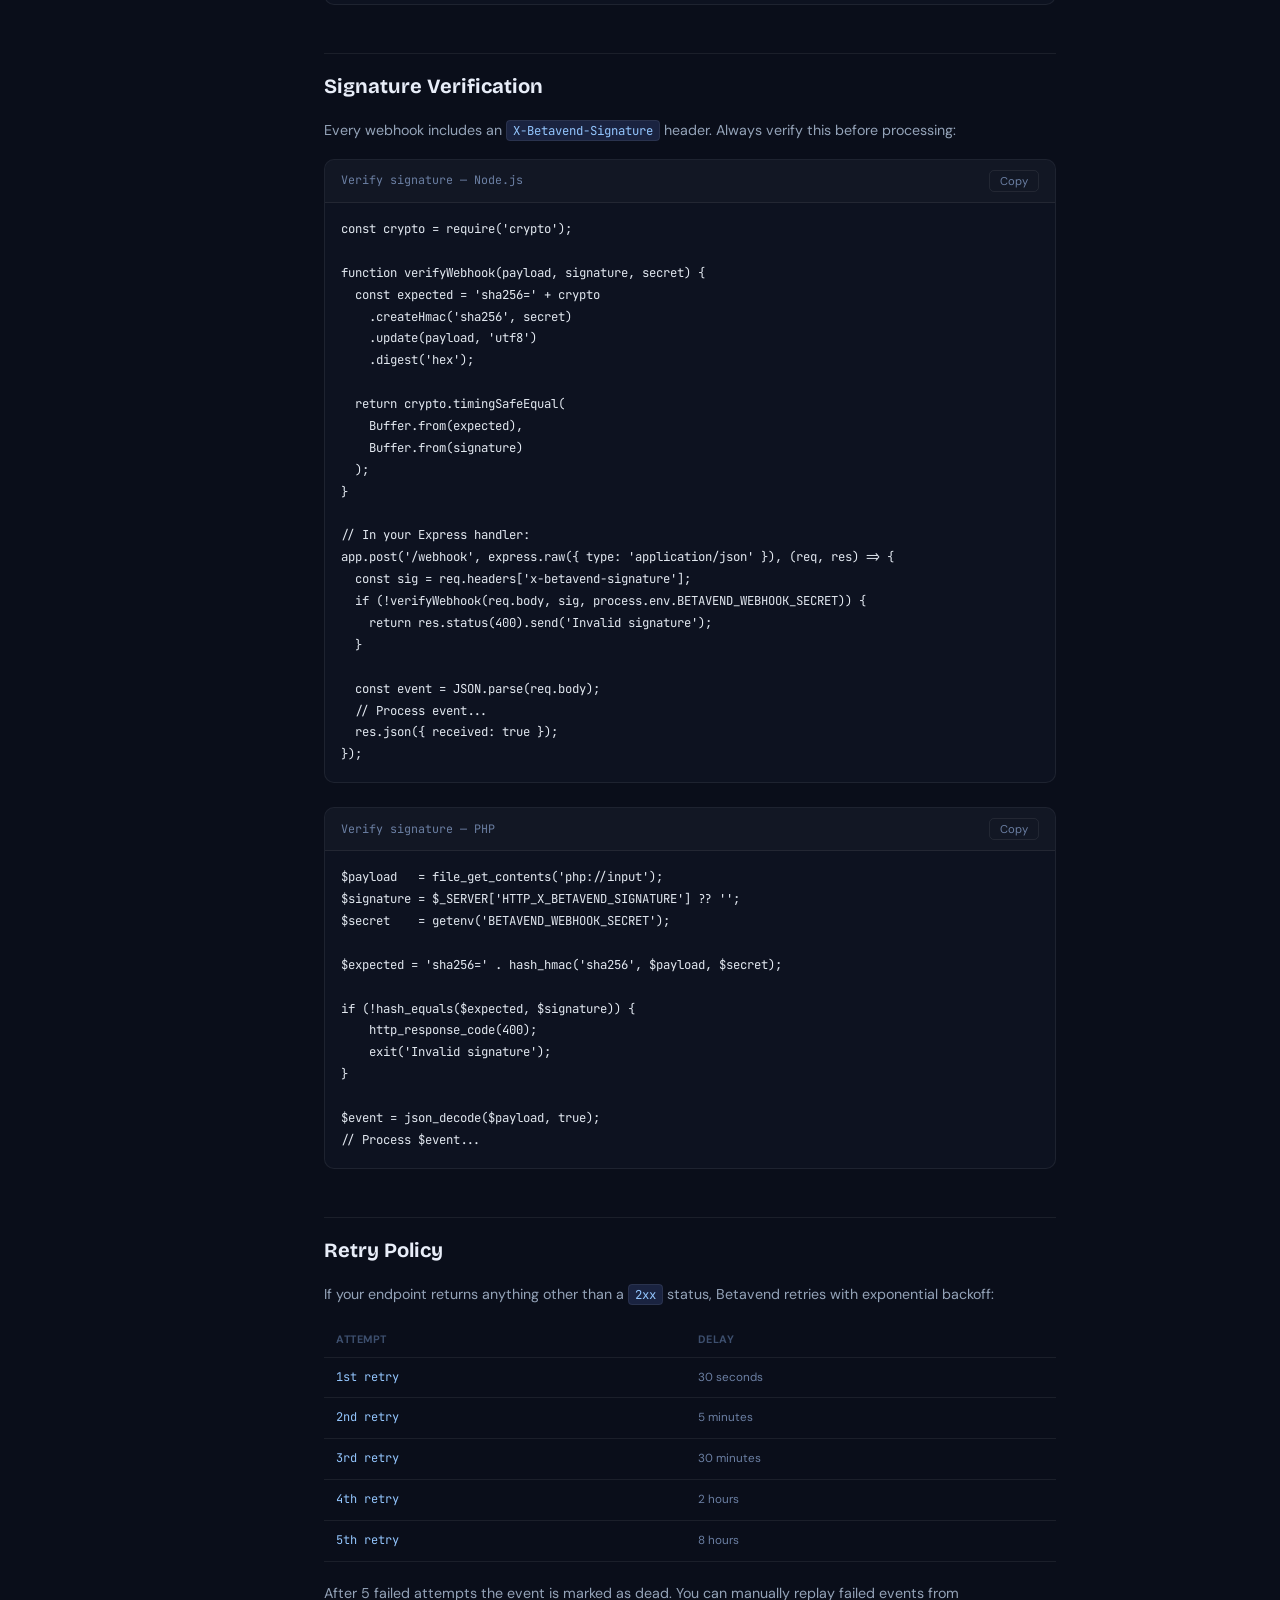
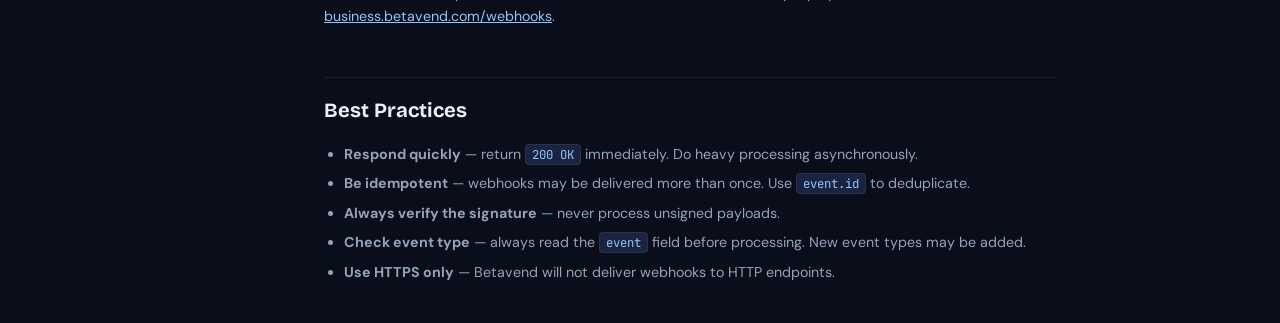
<file: webhooks.html>
<!DOCTYPE html>
<html lang="en">
<head>
  <meta charset="UTF-8"><meta name="viewport" content="width=device-width, initial-scale=1.0">
  <title>Webhooks — Betavend API Docs</title>
  <link rel="preconnect" href="https://fonts.googleapis.com">
  <link href="https://fonts.googleapis.com/css2?family=Bricolage+Grotesque:wght@600;700;800&family=DM+Sans:wght@300;400;500&family=JetBrains+Mono:wght@400;500&display=swap" rel="stylesheet">
  <link rel="stylesheet" href="style.css">
</head>
<body>
<nav class="docs-nav">
  <a href="index.html" class="nav-brand"><div class="brand-icon">B</div>Betavend<span class="brand-tag">DOCS</span></a>
  <div class="nav-links"><a href="authentication.html">Auth</a><a href="api-reference.html">API Reference</a><a href="errors.html">Errors</a><a href="webhooks.html" class="active">Webhooks</a>
    <!-- <a href="pricing.html">Pricing</a> -->
    <a href="changelog.html">Changelog</a></div>
  <span class="nav-version">v1.0</span>
  <a href="https://business.betavend.com" class="nav-cta" target="_blank">Get API Key →</a>
</nav>
<div class="docs-layout">
  <aside class="docs-sidebar">
    <div class="sidebar-section">
      <div class="sidebar-section-title">Getting Started</div>
      <a href="index.html" class="sidebar-link">Overview</a>
      <a href="authentication.html" class="sidebar-link">Authentication</a>
      <a href="errors.html" class="sidebar-link">Error Handling</a>
      <a href="webhooks.html" class="sidebar-link active">Webhooks</a>
    </div>
    <div class="sidebar-section">
      <div class="sidebar-section-title">On This Page</div>
      <a href="#overview" class="sidebar-link">Overview</a>
      <a href="#events" class="sidebar-link">Event Types</a>
      <a href="#payload" class="sidebar-link">Payload Format</a>
      <a href="#signing" class="sidebar-link">Signature Verification</a>
      <a href="#retries" class="sidebar-link">Retries</a>
      <a href="#best-practices" class="sidebar-link">Best Practices</a>
    </div>
  </aside>
  <main class="docs-content">
    <div class="page-header">
      <div class="page-tag">Webhooks</div>
      <h1>Webhooks</h1>
      <p class="lead">Betavend sends real-time HTTP POST notifications to your endpoint when events occur — transaction status changes, wallet credits, and more.</p>
    </div>

    <h2 id="overview">Overview</h2>
    <p>Instead of polling the API to check transaction status, configure a webhook URL on your server and Betavend will push events to you as they happen. Webhook delivery is guaranteed with automatic retries.</p>

    <div class="alert alert-info">
      <span class="alert-icon">💡</span>
      <p>Configure your webhook URL at <a href="https://business.betavend.com/webhooks">business.betavend.com/webhooks</a>. You can register multiple URLs for different event types.</p>
    </div>

    <h2 id="events">Event Types</h2>
    <table class="param-table">
      <thead><tr><th>Event</th><th>When it fires</th></tr></thead>
      <tbody>
        <tr><td><code class="inline">transaction.completed</code></td><td>A service purchase was successfully delivered</td></tr>
        <tr><td><code class="inline">transaction.failed</code></td><td>A transaction failed and wallet was auto-reversed</td></tr>
        <tr><td><code class="inline">transaction.processing</code></td><td>A transaction is being processed by the provider</td></tr>
        <tr><td><code class="inline">wallet.credited</code></td><td>Wallet was topped up via bank transfer</td></tr>
        <tr><td><code class="inline">wallet.debited</code></td><td>Wallet was debited for a purchase</td></tr>
        <tr><td><code class="inline">wallet.reversed</code></td><td>A failed transaction was reversed back to wallet</td></tr>
      </tbody>
    </table>

    <h2 id="payload">Payload Format</h2>
    <p>All webhook events share the same envelope structure:</p>
    <div class="code-block">
      <div class="code-header"><span>transaction.completed payload</span><button class="code-copy" onclick="copyCode(this)">Copy</button></div>
      <pre><code>POST https://your-server.com/webhook
Content-Type: application/json
X-Betavend-Signature: sha256=abc123...
X-Betavend-Event: transaction.completed

{
  "event": "transaction.completed",
  "id": "evt_abc123",
  "created_at": "2026-05-02T14:00:05Z",
  "data": {
    "reference": "BV-20260502-001",
    "service_type": "data",
    "network": "mtn",
    "recipient": "08012345678",
    "amount": 550,
    "status": "delivered",
    "delivered_at": "2026-05-02T14:00:05Z"
  }
}</code></pre>
    </div>

    <h2 id="signing">Signature Verification</h2>
    <p>Every webhook includes an <code class="inline">X-Betavend-Signature</code> header. Always verify this before processing:</p>

    <div class="code-block">
      <div class="code-header"><span>Verify signature — Node.js</span><button class="code-copy" onclick="copyCode(this)">Copy</button></div>
      <pre><code>const crypto = require('crypto');

function verifyWebhook(payload, signature, secret) {
  const expected = 'sha256=' + crypto
    .createHmac('sha256', secret)
    .update(payload, 'utf8')
    .digest('hex');

  return crypto.timingSafeEqual(
    Buffer.from(expected),
    Buffer.from(signature)
  );
}

// In your Express handler:
app.post('/webhook', express.raw({ type: 'application/json' }), (req, res) => {
  const sig = req.headers['x-betavend-signature'];
  if (!verifyWebhook(req.body, sig, process.env.BETAVEND_WEBHOOK_SECRET)) {
    return res.status(400).send('Invalid signature');
  }

  const event = JSON.parse(req.body);
  // Process event...
  res.json({ received: true });
});</code></pre>
    </div>

    <div class="code-block">
      <div class="code-header"><span>Verify signature — PHP</span><button class="code-copy" onclick="copyCode(this)">Copy</button></div>
      <pre><code>$payload   = file_get_contents('php://input');
$signature = $_SERVER['HTTP_X_BETAVEND_SIGNATURE'] ?? '';
$secret    = getenv('BETAVEND_WEBHOOK_SECRET');

$expected = 'sha256=' . hash_hmac('sha256', $payload, $secret);

if (!hash_equals($expected, $signature)) {
    http_response_code(400);
    exit('Invalid signature');
}

$event = json_decode($payload, true);
// Process $event...</code></pre>
    </div>

    <h2 id="retries">Retry Policy</h2>
    <p>If your endpoint returns anything other than a <code class="inline">2xx</code> status, Betavend retries with exponential backoff:</p>
    <table class="param-table">
      <thead><tr><th>Attempt</th><th>Delay</th></tr></thead>
      <tbody>
        <tr><td>1st retry</td><td>30 seconds</td></tr>
        <tr><td>2nd retry</td><td>5 minutes</td></tr>
        <tr><td>3rd retry</td><td>30 minutes</td></tr>
        <tr><td>4th retry</td><td>2 hours</td></tr>
        <tr><td>5th retry</td><td>8 hours</td></tr>
      </tbody>
    </table>
    <p>After 5 failed attempts the event is marked as dead. You can manually replay failed events from <a href="https://business.betavend.com/webhooks">business.betavend.com/webhooks</a>.</p>

    <h2 id="best-practices">Best Practices</h2>
    <ul>
      <li><strong>Respond quickly</strong> — return <code class="inline">200 OK</code> immediately. Do heavy processing asynchronously.</li>
      <li><strong>Be idempotent</strong> — webhooks may be delivered more than once. Use <code class="inline">event.id</code> to deduplicate.</li>
      <li><strong>Always verify the signature</strong> — never process unsigned payloads.</li>
      <li><strong>Check event type</strong> — always read the <code class="inline">event</code> field before processing. New event types may be added.</li>
      <li><strong>Use HTTPS only</strong> — Betavend will not deliver webhooks to HTTP endpoints.</li>
    </ul>
  </main>
</div>
<script src="nav.js"></script>
</body>
</html>
</file>
<file: style.css>
/* ── Betavend Docs — style.css ── */

:root {
  --bg:         #0a0e1a;
  --bg2:        #0f1528;
  --bg3:        #141b30;
  --surface:    #1a2340;
  --surface2:   #1f2a4a;
  --border:     rgba(255,255,255,0.07);
  --border2:    rgba(255,255,255,0.12);
  --primary:    #1877F2;
  --primary-d:  #1464d8;
  --primary-l:  rgba(24,119,242,0.12);
  --green:      #22c55e;
  --amber:      #f59e0b;
  --red:        #ef4444;
  --purple:     #a78bfa;
  --text:       #e8edf8;
  --muted:      #6b7fa3;
  --muted2:     #3d4f6e;
  --code-bg:    #0d1220;
  --nav-h:      60px;
  --sidebar-w:  260px;
  --radius:     10px;
}

*, *::before, *::after { box-sizing: border-box; margin: 0; padding: 0; }
html { scroll-behavior: smooth; font-size: 15px; }

body {
  font-family: 'DM Sans', sans-serif;
  background: var(--bg);
  color: var(--text);
  line-height: 1.65;
  min-height: 100vh;
}

/* ── SCROLLBAR ── */
::-webkit-scrollbar { width: 6px; height: 6px; }
::-webkit-scrollbar-track { background: var(--bg); }
::-webkit-scrollbar-thumb { background: var(--muted2); border-radius: 3px; }

/* ── TOP NAV ── */
.docs-nav {
  position: fixed;
  top: 0; left: 0; right: 0;
  z-index: 100;
  height: var(--nav-h);
  background: rgba(10,14,26,0.92);
  backdrop-filter: blur(16px);
  border-bottom: 1px solid var(--border);
  display: flex;
  align-items: center;
  padding: 0 24px;
  gap: 32px;
}

.nav-brand {
  display: flex;
  align-items: center;
  gap: 10px;
  text-decoration: none;
  font-family: 'Bricolage Grotesque', sans-serif;
  font-weight: 700;
  font-size: 1.05rem;
  color: var(--text);
  flex-shrink: 0;
}

.brand-icon {
  width: 30px; height: 30px;
  background: var(--primary);
  border-radius: 8px;
  display: flex; align-items: center; justify-content: center;
  color: white;
  font-weight: 800;
  font-size: 0.95rem;
}

.brand-tag {
  font-size: 0.65rem;
  font-weight: 700;
  letter-spacing: 0.1em;
  color: var(--muted);
  background: var(--surface);
  padding: 2px 7px;
  border-radius: 5px;
  border: 1px solid var(--border);
}

.nav-links {
  display: flex;
  gap: 4px;
  flex: 1;
}

.nav-links a {
  font-size: 0.85rem;
  color: var(--muted);
  text-decoration: none;
  padding: 5px 10px;
  border-radius: 7px;
  transition: color 0.15s, background 0.15s;
}

.nav-links a:hover, .nav-links a.active {
  color: var(--text);
  background: var(--surface);
}

.nav-cta {
  flex-shrink: 0;
  background: var(--primary);
  color: white !important;
  text-decoration: none;
  padding: 7px 16px;
  border-radius: 8px;
  font-size: 0.82rem;
  font-weight: 600;
  transition: background 0.2s;
}

.nav-cta:hover { background: var(--primary-d) !important; }

.nav-version {
  font-size: 0.75rem;
  color: var(--muted);
  background: var(--surface);
  border: 1px solid var(--border);
  padding: 3px 10px;
  border-radius: 20px;
  flex-shrink: 0;
}

/* ── DOCS LAYOUT (sidebar + content) ── */
.docs-layout {
  display: block;
  min-height: 100vh;
  padding-top: var(--nav-h);
}

/* ── SIDEBAR ── */
.docs-sidebar {
  position: fixed;
  top: var(--nav-h);
  left: 0;
  width: var(--sidebar-w);
  height: calc(100vh - var(--nav-h));
  overflow-y: auto;
  border-right: 1px solid var(--border);
  padding: 24px 16px;
  background: var(--bg2);
}

.sidebar-section { margin-bottom: 24px; }

.sidebar-section-title {
  font-size: 0.68rem;
  font-weight: 700;
  text-transform: uppercase;
  letter-spacing: 0.1em;
  color: var(--muted2);
  padding: 0 10px;
  margin-bottom: 6px;
}

.sidebar-link {
  display: flex;
  align-items: center;
  gap: 8px;
  text-decoration: none;
  color: var(--muted);
  font-size: 0.855rem;
  padding: 6px 10px;
  border-radius: 7px;
  transition: all 0.15s;
  margin-bottom: 1px;
}

.sidebar-link:hover { color: var(--text); background: var(--surface); }
.sidebar-link.active { color: #93c5fd; background: var(--primary-l); }

.sidebar-badge {
  margin-left: auto;
  font-size: 0.65rem;
  font-weight: 600;
  padding: 1px 6px;
  border-radius: 4px;
  flex-shrink: 0;
}

.badge-get    { background: rgba(34,197,94,0.15); color: #4ade80; }
.badge-post   { background: rgba(245,158,11,0.15); color: #fbbf24; }
.badge-delete { background: rgba(239,68,68,0.15); color: #f87171; }
.badge-new    { background: rgba(167,139,250,0.15); color: #c4b5fd; }

/* ── CONTENT ── */
.docs-content {
  margin-left: var(--sidebar-w);
  padding: 48px 64px 80px;
  min-width: 0;
  width: 100%;
  max-width: 860px;
}

@media (max-width: 900px) {
  .docs-layout { grid-template-columns: 1fr; }
  .docs-sidebar { display: none; }
  .docs-content { margin-left: 0; padding: 32px 20px 60px; }
}

/* ── TYPOGRAPHY ── */
.docs-content h1 {
  font-family: 'Bricolage Grotesque', sans-serif;
  font-size: 2.2rem;
  font-weight: 800;
  line-height: 1.2;
  margin-bottom: 12px;
  background: linear-gradient(135deg, #fff 0%, #93c5fd 100%);
  -webkit-background-clip: text;
  -webkit-text-fill-color: transparent;
  background-clip: text;
}

.docs-content h2 {
  font-family: 'Bricolage Grotesque', sans-serif;
  font-size: 1.35rem;
  font-weight: 700;
  margin: 48px 0 16px;
  padding-top: 16px;
  border-top: 1px solid var(--border);
  color: var(--text);
}

.docs-content h3 {
  font-size: 1rem;
  font-weight: 600;
  margin: 28px 0 10px;
  color: var(--text);
}

.docs-content p {
  color: #94a3b8;
  margin-bottom: 16px;
  font-size: 0.95rem;
}

.docs-content ul, .docs-content ol {
  color: #94a3b8;
  margin: 0 0 16px 20px;
  font-size: 0.95rem;
}

.docs-content li { margin-bottom: 6px; }

.docs-content a { color: #93c5fd; text-decoration: underline; }

.lead {
  font-size: 1.05rem;
  color: #7d93bb;
  margin-bottom: 32px;
  line-height: 1.7;
}

/* ── PAGE HEADER ── */
.page-header {
  margin-bottom: 40px;
  padding-bottom: 32px;
  border-bottom: 1px solid var(--border);
}

.page-tag {
  display: inline-flex;
  align-items: center;
  gap: 6px;
  font-size: 0.72rem;
  font-weight: 700;
  text-transform: uppercase;
  letter-spacing: 0.1em;
  color: #93c5fd;
  background: var(--primary-l);
  border: 1px solid rgba(24,119,242,0.2);
  padding: 3px 12px;
  border-radius: 20px;
  margin-bottom: 16px;
}

/* ── CODE BLOCKS ── */
.code-block {
  background: var(--code-bg);
  border: 1px solid var(--border);
  border-radius: var(--radius);
  margin: 16px 0 24px;
  overflow: hidden;
}

.code-header {
  display: flex;
  align-items: center;
  justify-content: space-between;
  padding: 10px 16px;
  border-bottom: 1px solid var(--border);
  background: rgba(255,255,255,0.02);
}

.code-header span {
  font-size: 0.78rem;
  color: var(--muted);
  font-family: 'JetBrains Mono', monospace;
}

.code-header .code-lang {
  font-size: 0.7rem;
  color: var(--muted2);
  background: var(--surface);
  padding: 2px 8px;
  border-radius: 4px;
}

.code-copy {
  background: none;
  border: 1px solid var(--border);
  color: var(--muted);
  font-size: 0.75rem;
  padding: 3px 10px;
  border-radius: 5px;
  cursor: pointer;
  transition: all 0.15s;
  font-family: 'DM Sans', sans-serif;
}

.code-copy:hover { color: var(--text); border-color: var(--border2); }

.code-block pre {
  padding: 16px;
  overflow-x: auto;
  font-size: 0.82rem;
  line-height: 1.7;
}

.code-block code {
  font-family: 'JetBrains Mono', monospace;
  color: #e2e8f0;
}

code.inline {
  font-family: 'JetBrains Mono', monospace;
  font-size: 0.82rem;
  background: var(--surface);
  color: #93c5fd;
  padding: 1px 6px;
  border-radius: 4px;
  border: 1px solid var(--border);
}

/* ── RESPONSE BLOCK ── */
.response-block {
  background: rgba(34,197,94,0.04);
  border: 1px solid rgba(34,197,94,0.15);
  border-radius: var(--radius);
  margin: 0 0 24px;
  overflow: hidden;
}

.response-header {
  display: flex;
  align-items: center;
  gap: 8px;
  padding: 8px 16px;
  border-bottom: 1px solid rgba(34,197,94,0.1);
  background: rgba(34,197,94,0.04);
}

.response-header span {
  font-size: 0.75rem;
  color: #4ade80;
  font-family: 'JetBrains Mono', monospace;
}

.response-block pre {
  padding: 16px;
  overflow-x: auto;
  font-size: 0.82rem;
  line-height: 1.7;
}

.response-block code {
  font-family: 'JetBrains Mono', monospace;
  color: #94a3b8;
}

/* ── ENDPOINT CARDS ── */
.endpoint-card {
  border: 1px solid var(--border);
  border-radius: var(--radius);
  margin-bottom: 16px;
  overflow: hidden;
  transition: border-color 0.2s;
}

.endpoint-card:hover { border-color: var(--border2); }

.endpoint-header {
  display: flex;
  align-items: center;
  gap: 12px;
  padding: 14px 18px;
  background: var(--surface);
  cursor: pointer;
  user-select: none;
}

.method {
  font-family: 'JetBrains Mono', monospace;
  font-size: 0.72rem;
  font-weight: 700;
  padding: 3px 9px;
  border-radius: 5px;
  flex-shrink: 0;
}

.method-get    { background: rgba(34,197,94,0.15); color: #4ade80; }
.method-post   { background: rgba(245,158,11,0.15); color: #fbbf24; }
.method-delete { background: rgba(239,68,68,0.15); color: #f87171; }
.method-put    { background: rgba(167,139,250,0.15); color: #c4b5fd; }

.endpoint-path {
  font-family: 'JetBrains Mono', monospace;
  font-size: 0.88rem;
  color: var(--text);
  flex: 1;
}

.endpoint-desc {
  font-size: 0.8rem;
  color: var(--muted);
}

.endpoint-chevron {
  color: var(--muted);
  transition: transform 0.2s;
  flex-shrink: 0;
}

.endpoint-card.open .endpoint-chevron {
  transform: rotate(180deg);
}

.endpoint-body {
  display: none;
  padding: 20px 18px;
  border-top: 1px solid var(--border);
  background: var(--bg2);
}

.endpoint-card.open .endpoint-body { display: block; }

/* ── PARAM TABLE ── */
.param-table {
  width: 100%;
  border-collapse: collapse;
  font-size: 0.85rem;
  margin: 12px 0 20px;
}

.param-table th {
  text-align: left;
  padding: 8px 12px;
  font-size: 0.72rem;
  font-weight: 700;
  text-transform: uppercase;
  letter-spacing: 0.05em;
  color: var(--muted2);
  border-bottom: 1px solid var(--border);
}

.param-table td {
  padding: 10px 12px;
  border-bottom: 1px solid var(--border);
  color: #94a3b8;
  vertical-align: top;
}

.param-table td:first-child {
  font-family: 'JetBrains Mono', monospace;
  font-size: 0.8rem;
  color: #93c5fd;
  white-space: nowrap;
}

.param-table td:nth-child(2) {
  font-size: 0.78rem;
  color: var(--muted);
}

.param-required {
  font-size: 0.65rem;
  color: #f87171;
  background: rgba(239,68,68,0.1);
  padding: 1px 5px;
  border-radius: 3px;
  margin-left: 4px;
}

.param-optional {
  font-size: 0.65rem;
  color: var(--muted2);
  background: var(--surface);
  padding: 1px 5px;
  border-radius: 3px;
  margin-left: 4px;
}

/* ── ALERT BOXES ── */
.alert {
  display: flex;
  gap: 12px;
  padding: 14px 16px;
  border-radius: var(--radius);
  margin: 20px 0;
  font-size: 0.88rem;
}

.alert-icon { flex-shrink: 0; font-size: 1rem; margin-top: 1px; }
.alert p { margin: 0; }

.alert-info {
  background: rgba(24,119,242,0.08);
  border: 1px solid rgba(24,119,242,0.2);
  color: #93c5fd;
}

.alert-warning {
  background: rgba(245,158,11,0.08);
  border: 1px solid rgba(245,158,11,0.2);
  color: #fcd34d;
}

.alert-danger {
  background: rgba(239,68,68,0.08);
  border: 1px solid rgba(239,68,68,0.2);
  color: #fca5a5;
}

.alert-success {
  background: rgba(34,197,94,0.08);
  border: 1px solid rgba(34,197,94,0.2);
  color: #86efac;
}

/* ── ERROR TABLE ── */
.error-row {
  display: grid;
  grid-template-columns: 200px 80px 1fr;
  gap: 16px;
  padding: 12px 0;
  border-bottom: 1px solid var(--border);
  align-items: start;
  font-size: 0.875rem;
}

.error-code {
  font-family: 'JetBrains Mono', monospace;
  font-size: 0.8rem;
  color: #fca5a5;
}

.error-http {
  font-family: 'JetBrains Mono', monospace;
  font-size: 0.8rem;
  color: var(--muted);
}

.error-desc { color: #94a3b8; }

/* ── PRICING TABLE ── */
.pricing-grid {
  display: grid;
  grid-template-columns: repeat(auto-fit, minmax(200px, 1fr));
  gap: 16px;
  margin: 24px 0;
}

.pricing-card {
  background: var(--surface);
  border: 1px solid var(--border);
  border-radius: 14px;
  padding: 24px 20px;
  transition: border-color 0.2s;
}

.pricing-card:hover { border-color: var(--border2); }
.pricing-card.featured { border-color: rgba(24,119,242,0.4); background: rgba(24,119,242,0.06); }

.pricing-plan {
  font-family: 'Bricolage Grotesque', sans-serif;
  font-size: 1rem;
  font-weight: 700;
  margin-bottom: 4px;
}

.pricing-price {
  font-family: 'Bricolage Grotesque', sans-serif;
  font-size: 1.6rem;
  font-weight: 800;
  color: var(--text);
  margin-bottom: 4px;
}

.pricing-price span {
  font-size: 0.85rem;
  font-weight: 400;
  color: var(--muted);
  font-family: 'DM Sans', sans-serif;
}

.pricing-desc {
  font-size: 0.8rem;
  color: var(--muted);
  margin-bottom: 20px;
}

.pricing-features { list-style: none; margin: 0; }
.pricing-features li {
  font-size: 0.82rem;
  color: #94a3b8;
  padding: 5px 0;
  border-bottom: 1px solid var(--border);
  display: flex;
  align-items: center;
  gap: 8px;
}

.pricing-features li:last-child { border-bottom: none; }
.pricing-features li::before { content: '✓'; color: var(--green); font-weight: 700; flex-shrink: 0; }

/* ── ON THIS PAGE ── */
.on-this-page {
  position: fixed;
  right: 32px;
  top: calc(var(--nav-h) + 32px);
  width: 180px;
  font-size: 0.78rem;
}

@media (max-width: 1200px) { .on-this-page { display: none; } }

.on-this-page-title {
  font-size: 0.68rem;
  font-weight: 700;
  text-transform: uppercase;
  letter-spacing: 0.1em;
  color: var(--muted2);
  margin-bottom: 10px;
}

.on-this-page a {
  display: block;
  color: var(--muted);
  text-decoration: none;
  padding: 4px 0;
  border-left: 2px solid var(--border);
  padding-left: 12px;
  margin-bottom: 2px;
  transition: all 0.15s;
}

.on-this-page a:hover, .on-this-page a.active {
  color: var(--text);
  border-color: var(--primary);
}

/* ── HOMEPAGE SPECIFIC ── */
.hero-section {
  padding: 80px 64px 60px;
  max-width: 900px;
  margin: var(--nav-h) 0 0 var(--sidebar-w);
}

@media (max-width: 900px) {
  .hero-section { margin-left: 0; padding: 40px 20px; }
}

.hero-section h1 {
  font-family: 'Bricolage Grotesque', sans-serif;
  font-size: clamp(2rem, 5vw, 3.5rem);
  font-weight: 800;
  line-height: 1.1;
  background: linear-gradient(135deg, #fff 0%, #93c5fd 100%);
  -webkit-background-clip: text;
  -webkit-text-fill-color: transparent;
  background-clip: text;
  margin-bottom: 20px;
}

.hero-actions {
  display: flex;
  gap: 12px;
  margin-top: 28px;
  flex-wrap: wrap;
}

.btn-primary {
  background: var(--primary);
  color: white;
  text-decoration: none;
  padding: 10px 22px;
  border-radius: 9px;
  font-weight: 600;
  font-size: 0.9rem;
  transition: background 0.2s;
  display: inline-flex;
  align-items: center;
  gap: 6px;
}

.btn-primary:hover { background: var(--primary-d); }

.btn-secondary {
  background: var(--surface);
  color: var(--text);
  text-decoration: none;
  padding: 10px 22px;
  border-radius: 9px;
  font-weight: 500;
  font-size: 0.9rem;
  border: 1px solid var(--border);
  transition: border-color 0.2s;
  display: inline-flex;
  align-items: center;
  gap: 6px;
}

.btn-secondary:hover { border-color: var(--border2); }

.feature-grid {
  display: grid;
  grid-template-columns: repeat(auto-fit, minmax(220px, 1fr));
  gap: 16px;
  padding: 0 64px 80px;
  margin-left: var(--sidebar-w);
  max-width: 900px;
}

@media (max-width: 900px) {
  .feature-grid { margin-left: 0; padding: 0 20px 60px; }
}

.feature-card {
  background: var(--surface);
  border: 1px solid var(--border);
  border-radius: 14px;
  padding: 20px;
  transition: border-color 0.2s;
}

.feature-card:hover { border-color: var(--border2); }

.feature-icon {
  font-size: 1.4rem;
  margin-bottom: 10px;
}

.feature-card h3 {
  font-size: 0.9rem;
  font-weight: 600;
  margin-bottom: 6px;
  color: var(--text);
}

.feature-card p {
  font-size: 0.82rem;
  color: var(--muted);
  margin: 0;
  line-height: 1.5;
}

.endpoint-overview {
  padding: 0 64px 80px;
  margin-left: var(--sidebar-w);
  max-width: 900px;
}

@media (max-width: 900px) {
  .endpoint-overview { margin-left: 0; padding: 0 20px 60px; }
}

.endpoint-row {
  display: flex;
  align-items: center;
  gap: 12px;
  padding: 10px 0;
  border-bottom: 1px solid var(--border);
  text-decoration: none;
  transition: background 0.15s;
}

.endpoint-row:hover { background: var(--surface); margin: 0 -12px; padding: 10px 12px; border-radius: 8px; }
.endpoint-row-path { font-family: 'JetBrains Mono', monospace; font-size: 0.85rem; color: var(--text); flex: 1; }
.endpoint-row-desc { font-size: 0.8rem; color: var(--muted); }

/* ── FOOTER ── */
.docs-footer {
  margin-left: var(--sidebar-w);
  border-top: 1px solid var(--border);
  padding: 24px 64px;
  display: flex;
  align-items: center;
  justify-content: space-between;
  flex-wrap: wrap;
  gap: 12px;
}

@media (max-width: 900px) { .docs-footer { margin-left: 0; padding: 24px 20px; } }

.footer-links { display: flex; gap: 20px; flex-wrap: wrap; }
.footer-links a { font-size: 0.82rem; color: var(--muted); text-decoration: none; }
.footer-links a:hover { color: var(--text); }
.docs-footer p { font-size: 0.8rem; color: var(--muted2); }

/* ── CHANGELOG ── */
.changelog-entry { margin-bottom: 48px; }
.changelog-version {
  font-family: 'Bricolage Grotesque', sans-serif;
  font-size: 1.3rem;
  font-weight: 700;
  margin-bottom: 4px;
}
.changelog-date { font-size: 0.82rem; color: var(--muted); margin-bottom: 16px; }
.changelog-badge {
  display: inline-flex;
  font-size: 0.7rem;
  font-weight: 700;
  padding: 2px 8px;
  border-radius: 4px;
  margin-right: 6px;
}
.badge-added   { background: rgba(34,197,94,0.15); color: #4ade80; }
.badge-fixed   { background: rgba(59,130,246,0.15); color: #93c5fd; }
.badge-changed { background: rgba(245,158,11,0.15); color: #fbbf24; }
.badge-removed { background: rgba(239,68,68,0.15); color: #f87171; }
</file>
